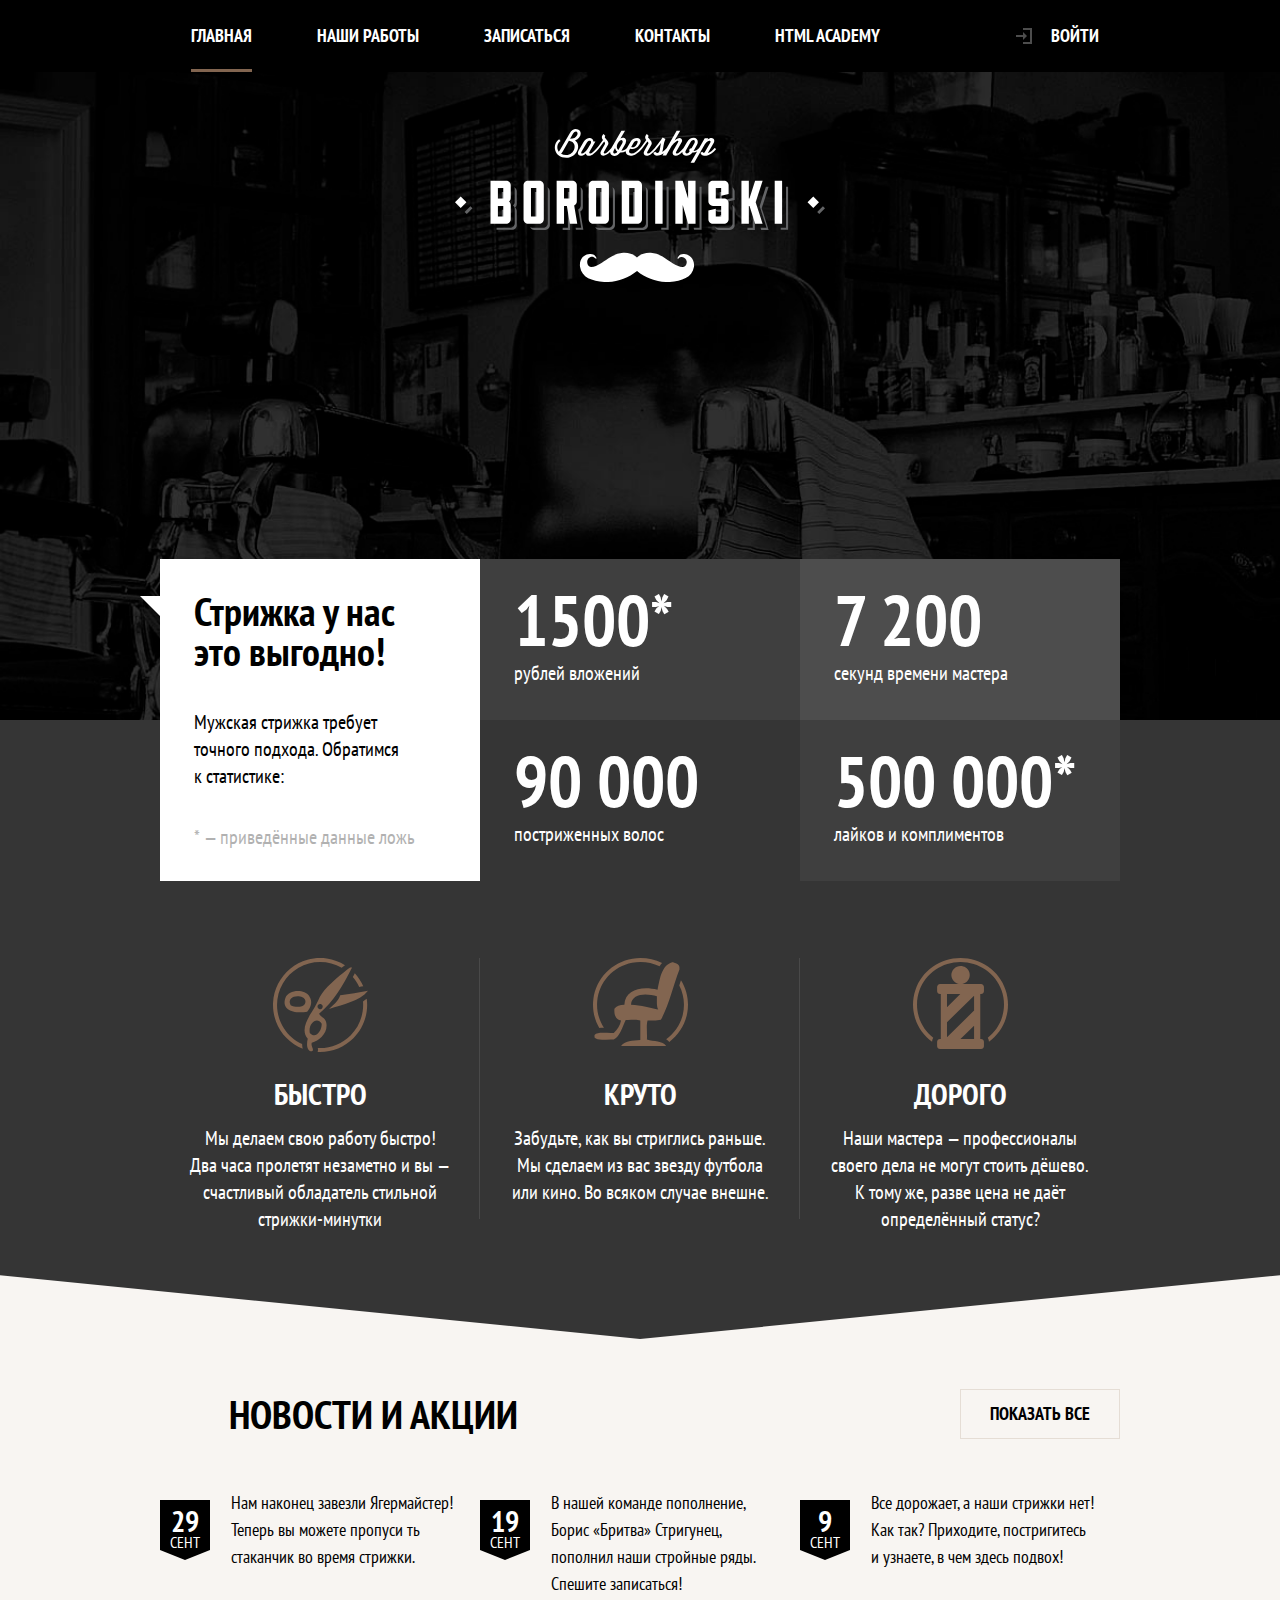
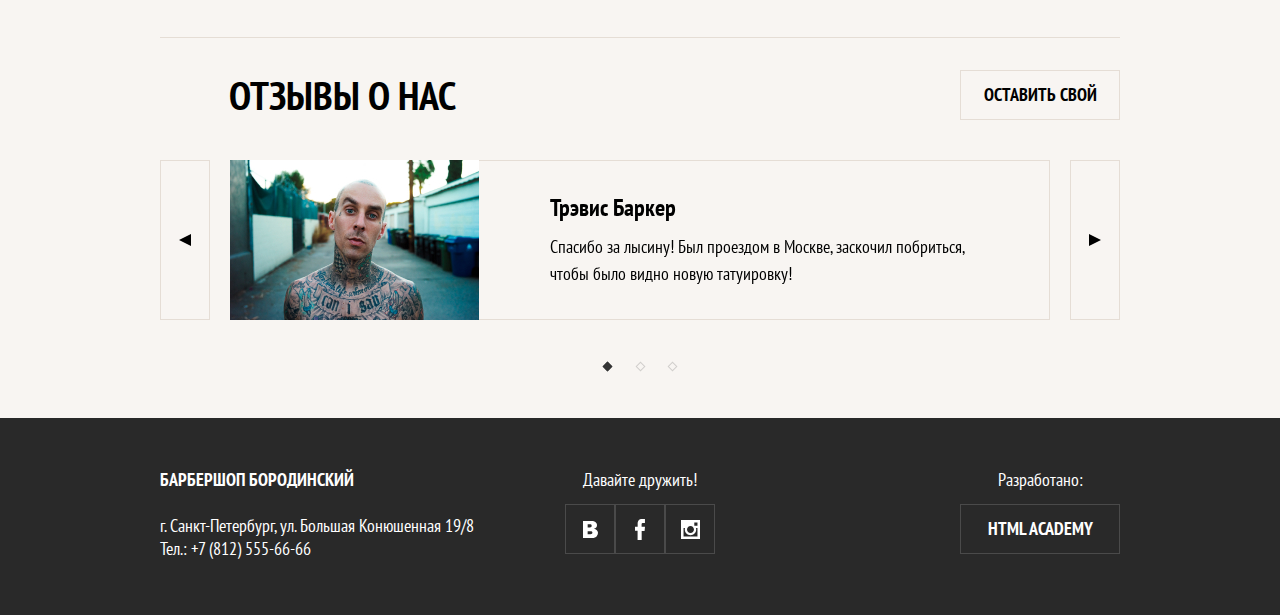
<file: index.html>
<!DOCTYPE html>
<html lang="ru">

<head>
    <meta charset="UTF-8">
    <meta http-equiv="X-UA-Compatible" content="IE=edge">
    <meta name="viewport" content="width=device-width, initial-scale=1.0">
    <title>Borodinski</title>

    <!-- Fonts -->
    <link rel="preconnect" href="https://fonts.googleapis.com">
    <link rel="preconnect" href="https://fonts.gstatic.com" crossorigin>
    <link href="https://fonts.googleapis.com/css2?family=PT+Sans+Narrow:wght@400;700&display=swap" rel="stylesheet">

    <!-- Styles -->
    <link rel="stylesheet" href="https://cdn.jsdelivr.net/npm/swiper@8/swiper-bundle.min.css"/>    
    <link rel="stylesheet" href="css2/normalize.css">
    <link rel="stylesheet" href="css2/DDS3.css">
    <link rel="stylesheet" href="css2/visually-hidden.css">
    <link rel="stylesheet" href="css/style.css">
</head>

<body class="body">
    <header class="header header--closed">
        <div class="container">
            <nav class="header__nav header__nav--closed">
                <button class="header__btn-toggle header__btn-toggle--closed">
                    <span class="visually-hidden">Открить меню</span>
                    <span class="header__btn-toggle-middle-line header__btn-toggle-middle-line--closed"></span>
                </button>
                <div class="logo-wrapper logo-wrapper--mobile logo-wrapper--closed">
                    <a class="logo">
                        <img src="/img/logo/mobile.svg" alt="" class="logo-img" sizes="226px">
                    </a>
                </div>
                <div class="header__list-wrapper">
                    <ul class="header__list header__list--closed">
                        <li class="header__item header__item--current header__item--current-closed">
                            <a class="header__link"><span class="header__link-text">ГЛАВНАЯ</span></a>
                        </li>
                        <li class="header__item header__item--closed">
                            <a href="/works.html" class="header__link"><span class="header__link-text">НАШИ РАБОТЫ</span></a>
                        </li>
                        <li class="header__item header__item--closed">
                            <a href="/reserve.html" class="header__link"><span class="header__link-text">ЗАПИСАТЬСЯ</span></a>
                        </li>
                        <li class="header__item header__item--closed">
                            <a href="" class="header__link"><span class="header__link-text">КОНТАКТЫ</span></a>
                        </li>
                        <li class="header__item header__item--closed">
                            <a href="" class="header__link"><span class="header__link-text">HTML ACADEMY</span></a>
                        </li>
                    </ul>
                    <div class="header__button-wrapper header__button-wrapper--closed">
                        <button class="header__button" aria-label="ВОЙТИ">
                            <svg class="header__button-icon" width="16" height="16" viewBox="0 0 16 16" fill="none" xmlns="http://www.w3.org/2000/svg">
                                <g>
                                <path d="M7 2H14V14H7V16H16V0H7V2Z" />
                                <path d="M7 9H0V7H7V4L11 8L7 12V9Z" />
                                </g>
                            </svg>                            
                            <span class="header__button-text">ВОЙТИ</span>                  
                        </button>
                    </div>
                </div>
            </nav>
        </div>
    </header>
    <main class="main-index-page">
        <h1 class="visually-hidden">Барбершоп Бородинский</h1>
        <div class="intro">
            <div class="logo-wrapper logo-wrapper--tablet-and-pc">
                <a href="" class="logo">
                    <picture>
                        <source media="(max-width:1006px)" srcset="/img/logo/tablet.svg 370w" sizes="370px" type="image/svg+xml">
                        <img src="/img/logo/pc.svg" alt="" class="logo-img" sizes="370px">
                    </picture>
                </a>
            </div>
        </div>
        <!-- END intro -->
        <section class="stats">
            <h2 class="visually-hidden">Немного статистики</h2>
            <div class="container">
                <div class="stats__inner">
                    <div class="stats__header">
                        <p class="stats__title">Стрижка у нас<br>это выгодно!</p>
                        <p class="stats__subtitle">Мужская стрижка требует<br class="stats__subtitle-br"> точного подхода. Обратимся<br class="stats__subtitle-br"> к статистике:</p>
                        <p class="stats__legend-explanation stats__legend-explanation--top">* — приведённые данные ложь</p>
                    </div>
                    <ul class="stats__list">
                        <li class="stats__item">
                            <dl class="stats__definition-list">
                                <dt class="stats__number">1500*</dt>
                                <dd class="stats__description">рублей вложений</dd>
                            </dl>
                        </li>
                        <li class="stats__item">
                            <dl class="stats__definition-list">
                                <dt class="stats__number">7 200</dt>
                                <dd class="stats__description">секунд
                                    <nobr>времени мастера</nobr>
                                </dd>
                            </dl>
                        </li>
                        <li class="stats__item">
                            <dl class="stats__definition-list">
                                <dt class="stats__number">90 000</dt>
                                <dd class="stats__description">постриженных волос</dd>
                            </dl>
                        </li>
                        <li class="stats__item">
                            <dl class="stats__definition-list">
                                <dt class="stats__number">500 000*</dt>
                                <dd class="stats__description">
                                    <nobr>лайков и</nobr> комплиментов</dd>
                            </dl>
                        </li>
                    </ul>
                    <p class="stats__legend-explanation stats__legend-explanation--bottom">* — приведённые данные ложь</p>
                </div>
            </div>
        </section>
        <!-- END stats -->
        <section class="advantages">
            <div class="advantages__inner container">
                <h2 class="visually-hidden">Наши преимущества</h2>
                <div class="advantages__slider">
                    <ul class="advantages__list advantages__list--without-swiper">
                        <li class="advantages__item advantages__item--without-swiper">
                            <div class="advantages__img-wrapper">
                                <img src="/img/advantages/advantage-1-icon.svg" alt="" class="advantages__img" width="95" height="94">
                            </div>
                            <div class="advantages__content-wrapper">
                                <h3 class="advantages__title">БЫСТРО</h3>
                                <p class="advantages__description">Мы делаем свою работу быстро! Два часа пролетят незаметно и вы — счастливый обладатель стильной стрижки-минутки</p>
                            </div>
                        </li>
                        <li class="advantages__item advantages__item--without-swiper">
                            <div class="advantages__img-wrapper">
                                <img src="/img/advantages/advantage-2-icon.svg" alt="" class="advantages__img" width="95" height="88">
                            </div>
                            <div class="advantages__content-wrapper">
                                <h3 class="advantages__title">КРУТО</h3>
                                <p class="advantages__description">Забудьте, как вы стриглись раньше. Мы сделаем из вас звезду футбола или кино. Во всяком случае внешне.</p>
                            </div>
                        </li>
                        <li class="advantages__item advantages__item--without-swiper">
                            <div class="advantages__img-wrapper">
                                <img src="/img/advantages/advantage-3-icon.svg" alt="" class="advantages__img" width="95" height="91">
                            </div>
                            <div class="advantages__content-wrapper">
                                <h3 class="advantages__title">ДОРОГО</h3>
                                <p class="advantages__description">Наши мастера — профессионалы своего дела не могут стоить дёшево. К тому же, разве цена не даёт определённый статус?</p>
                            </div>
                        </li>
                    </ul>
                </div>
                <div class="swiper-pagination-wrapper swiper-pagination-wrapper--advatages swiper-pagination-wrapper--advatages-without-swiper">
                    <div class="advatages__pagination swiper-pagination"></div>
                </div>
            </div>
            <div class="decorative-triangle">
            </div>
        </section>
        <!-- END advantages -->
        <section class="news">
            <div class="container">
                <div class="section-inner news__inner">
                    <h2 class="section-title">НОВОСТИ И АКЦИИ</h2>
                    <div class="">
                        <button class="button">ПОКАЗАТЬ ВСЕ</button>
                    </div>
                    <div class="section-content news__content">
                        <ul class="news__list">
                            <li class="news__item">
                                <a href="" class="news__link news__link--first">
                                    <time class="news__time"><span class="news__time-day">29</span><span>СЕНТ</span></time>
                                    <div class="news__description">Нам наконец завезли Ягермайстер! Теперь вы можете пропуси ть стаканчик во время стрижки.
                                    </div>
                                </a>
                            </li>
                            <li class="news__item">
                                <a href="" class="news__link news__link--second">
                                    <time class="news__time"><span class="news__time-day">19</span><span>СЕНТ</span></time>
                                    <div class="news__description">В нашей команде пополнение, Борис «Бритва» Стригунец, пополнил наши стройные ряды. Спешите записаться!</div>
                                </a>
                            </li>
                            <li class="news__item">
                                <a href="" class="news__link news__link--third">
                                    <time class="news__time"><span class="news__time-day">9</span><span>СЕНТ</span></time>
                                    <div class="news__description">Все дорожает, а наши стрижки нет! Как так? Приходите, постригитесь и узнаете, в чем здесь подвох!</div>
                                </a>
                            </li>
                        </ul>
                    </div>
                </div>
            </div>
        </section>
        <!-- END news -->
        <section class="reviews">
            <div class="container">
                <div class="section-inner section-inner--reviews">
                    <h2 class="section-title section-title--reviews">ОТЗЫВЫ О НАС</h2>
                    <div class="">
                        <button class="button">ОСТАВИТЬ СВОЙ</button>
                    </div>
                    <div class="section-content reviews__content">
                        <div class="reviews__inner">
                            <div class="reviews__slider swiper">
                                <div class="reviews__slider-inner swiper-wrapper">
                                    <div class="reviews__box swiper-slide">
                                        <picture class="reviews__picture">
                                            <source media="(max-width:768px)" srcset="/img/reviews/author-1-50.jpg 50w" sizes="50">
                                            <source media="(max-width:1006px)" srcset="/img/reviews/author-1-80.jpg 80w" sizes="80">
                                            <img src="/img/reviews/author-1.jpg" alt="" class="reviews__img">
                                        </picture>
                                        <div class="reviews__details">
                                            <h3 class="reviews__author">Трэвис Баркер</h3>
                                            <p class="reviews__text">Спасибо за лысину! Был проездом в Москве, заскочил побриться, чтобы было видно новую татуировку!</p>
                                        </div>
                                    </div>
                                    <div class="reviews__box swiper-slide">
                                        <picture class="reviews__picture">
                                            <source media="(max-width:768px)" srcset="/img/reviews/author-1-50.jpg 50w" sizes="50">
                                            <source media="(max-width:1006px)" srcset="/img/reviews/author-1-80.jpg 80w" sizes="80">
                                            <img src="/img/reviews/author-1.jpg" alt="" class="reviews__img">
                                        </picture>
                                        <div class="reviews__details">
                                            <h3 class="reviews__author">Трэвис Баркер</h3>
                                            <p class="reviews__text">Спасибо за лысину! Был проездом в Москве, заскочил побриться, чтобы было видно новую татуировку!</p>
                                        </div>
                                    </div>
                                    <div class="reviews__box swiper-slide">
                                        <picture class="reviews__picture">
                                            <source media="(max-width:768px)" srcset="/img/reviews/author-1-50.jpg 50w" sizes="50">
                                            <source media="(max-width:1006px)" srcset="/img/reviews/author-1-80.jpg 80w" sizes="80">
                                            <img src="/img/reviews/author-1.jpg" alt="" class="reviews__img">
                                        </picture>
                                        <div class="reviews__details">
                                            <h3 class="reviews__author">Трэвис Баркер</h3>
                                            <p class="reviews__text">Спасибо за лысину! Был проездом в Москве, заскочил побриться, чтобы было видно новую татуировку!</p>
                                        </div>
                                    </div>
                                </div>                               
                            </div>
                            <div class="swiper-pagination-wrapper">
                                <div class="swiper-pagination swiper-pagination--reviews"></div>
                            </div>                          
                            <button class="reviews__button reviews__button--back"><span class="visually-hidden">Назад</span></button>
                            <button class="reviews__button reviews__button--forward"><span class="visually-hidden">Вперед</span></button>
                        </div>
                    </div>
                </div>
            </div>
            <div class="decorative-triangle decorative-triangle--dark decorative-triangle--reviews">
            </div>
        </section>
        <!-- END reviews -->
    </main>
    <footer class="footer footer--index">
        <div class="container">
            <div class="footer__inner">
                <section class="footer__section footer__section--address">
                    <h2 class="visually-hidden"></h2>
                    <p class="footer__section-title footer__section-title--address">Барбершоп Бородинский</p>
                    <div class="footer__content">
                        <address class="footer__address">г. Санкт-Петербург, ул. Большая Конюшенная 19/8<br>
                            <a href="tel:+78125556666" class="footer__tel"><span class="footer__address-tel">Тел.: </span>+7 (812) 555-66-66</a></address>
                    </div>
                </section>
                <section class="footer__section footer__section--social">
                    <h2 class="visually-hidden"></h2>
                    <p class="footer__section-title footer__section-title--social">Давайте дружить!</p>
                    <div class="footer__content">
                        <ul class="footer__list">
                            <li class="footer__item">
                                <a href="" class="footer__button">
                                    <svg class="footer__svg-vkontakte" width="15" height="17" viewBox="0 0 15 17" fill="none" xmlns="http://www.w3.org/2000/svg">
                                    <path d="M13.7334 15.1476C14.5777 14.1554 15 13.0283 15 11.7661C15 9.65731 13.291 8.18402 10.8981 7.65262C11.9277 7.39511 12.7018 7.11184 13.2212 6.42675C13.7403 5.74166 13.9999 4.97504 13.9999 4.1282C13.9999 2.9656 13.5529 2.26258 12.659 1.35754C11.7649 0.452494 10.3427 0 8.39224 0H0V17H8.80485C11.5682 17.0001 12.889 16.1398 13.7334 15.1476ZM4.66665 3.36207H6.76663C8.03079 3.36207 8.6631 3.79467 8.6631 4.74113C8.6631 5.08981 8.52764 5.74569 8.25684 6.05278C7.98581 6.35999 7.5205 6.51356 6.86149 6.51356H4.66671V3.36207H4.66665ZM4.64214 13.214V10.1253H7.21591C8.04659 10.1253 8.61795 10.2894 8.92946 10.6172C9.2408 10.9453 9.39691 11.3042 9.39691 11.6945C9.39691 12.085 9.23642 12.4354 8.91603 12.7469C8.59523 13.0586 8.09163 13.214 7.40551 13.214H4.64214Z" fill="white"/>
                                    </svg>
                                </a>
                            </li>
                            <li class="footer__item">
                                <a href="" class="footer__button">
                                    <svg class="footer__svg-facebook" width="10" height="21" viewBox="0 0 10 21" fill="none" xmlns="http://www.w3.org/2000/svg">
                                    <path d="M2.58822 21V11.8484H0V7.73147H2.6474V4.3246C2.6474 4.3246 2.76819 0.0333456 6.16387 0H9.94317V4.04007H7.59887C7.59887 4.04007 6.60905 4.04007 6.60905 5.24749C6.60905 6.45232 6.60905 7.80329 6.60905 7.80329H10L9.59271 11.9177H6.66823V21H2.58822Z" fill="white"/>
                                    </svg>
                                </a>
                            </li>
                            <li class="footer__item">
                                <a href="" class="footer__button">
                                    <svg class="footer__svg-instagram" width="19" height="19" viewBox="0 0 19 19" fill="none" xmlns="http://www.w3.org/2000/svg">
                                    <path d="M19 0H0V19H19V0ZM9.5 6.01667C11.4241 6.01667 12.9833 7.57657 12.9833 9.5C12.9833 11.4228 11.4241 12.9833 9.5 12.9833C7.57657 12.9833 6.01667 11.4228 6.01667 9.5C6.01667 7.57657 7.57657 6.01667 9.5 6.01667ZM16.4667 16.4667H2.53333V7.91667H4.02737C3.88233 8.41953 3.8 8.95027 3.8 9.5C3.8 12.6477 6.35297 15.2 9.5 15.2C12.6489 15.2 15.2 12.6477 15.2 9.5C15.2 8.95027 15.1177 8.41953 14.9726 7.91667H16.4667V16.4667ZM16.4667 3.17173V5.08187V5.7C16.4667 5.7 16.1836 5.69303 15.8435 5.69873V5.7H13.9333C13.5882 5.7 13.3 5.7 13.3 5.7V2.53333H15.8333L15.8435 2.53523C15.8435 2.53523 16.4667 2.5384 16.4667 2.53333C16.4667 2.53333 16.4654 3.16983 16.4654 3.17173H16.4667Z" fill="white"/>
                                    </svg>
                                </a>
                            </li>
                        </ul>
                    </div>
                </section>
                <section class="footer__section footer__section--developed">
                    <h2 class="visually-hidden"></h2>
                    <div class="footer__content-wrapper">
                        <p class="footer__section-title">Разработано:</p>
                        <div class="footer__content"><button class="button button--dark button--footer">HTML ACADEMY</button></div>
                    </div>
                </section>
            </div>
        </div>
    </footer>
    <div class="modal-wrapper">
    <section class="modal">
        <h2 class="modal__title">ЛИЧНЫЙ КАБИНЕТ</h2>
        <p class="modal__subtext">Введите свой логин и пароль, чтобы войти</p>
        <form action="" class="modal__form">
            <div class="modal__input-wrapper modal__input-wrapper--login-email">
                <input type="text" class="modal__login-email modal__input" placeholder="Логин">
            </div>
            <div class="modal__input-wrapper modal__input-wrapper--password">
                <input type="password" class="modal__password modal__input" placeholder="Пароль">
            </div>
            <div class="modal__form-footer">
                <div class="modal__checkbox-wrapper">
                    <input class="modal__checkbox" type="checkbox" id="modal-checkbox"><label class="modal__checkbox-label" for="modal-checkbox">Запомните меня</label>
                </div>
                <div class="modal__link-wrapper"><a href="" class="modal__link">Я забыл пароль!</a></div>
            </div>
            <div class="modal__button-wrapper">
                <button type="submit" class="modal__submit-button button">ВОЙТИ<span class="modal__submit-button-text"> В ЛИЧНЫЙ КАБИНЕТ</span></button>
                <button class="modal__button-close"><span class="modal__button-close-text">ЗАКРЫТЬ</span></button>
            </div>
        </form>
    </section>
    </div>
    
   
    <script src="https://cdn.jsdelivr.net/npm/swiper@8/swiper-bundle.min.js"></script>
    <script src="/js/script.js"></script>
    <script src="js/swiper.js"></script>  
</body>

</html>
</file>
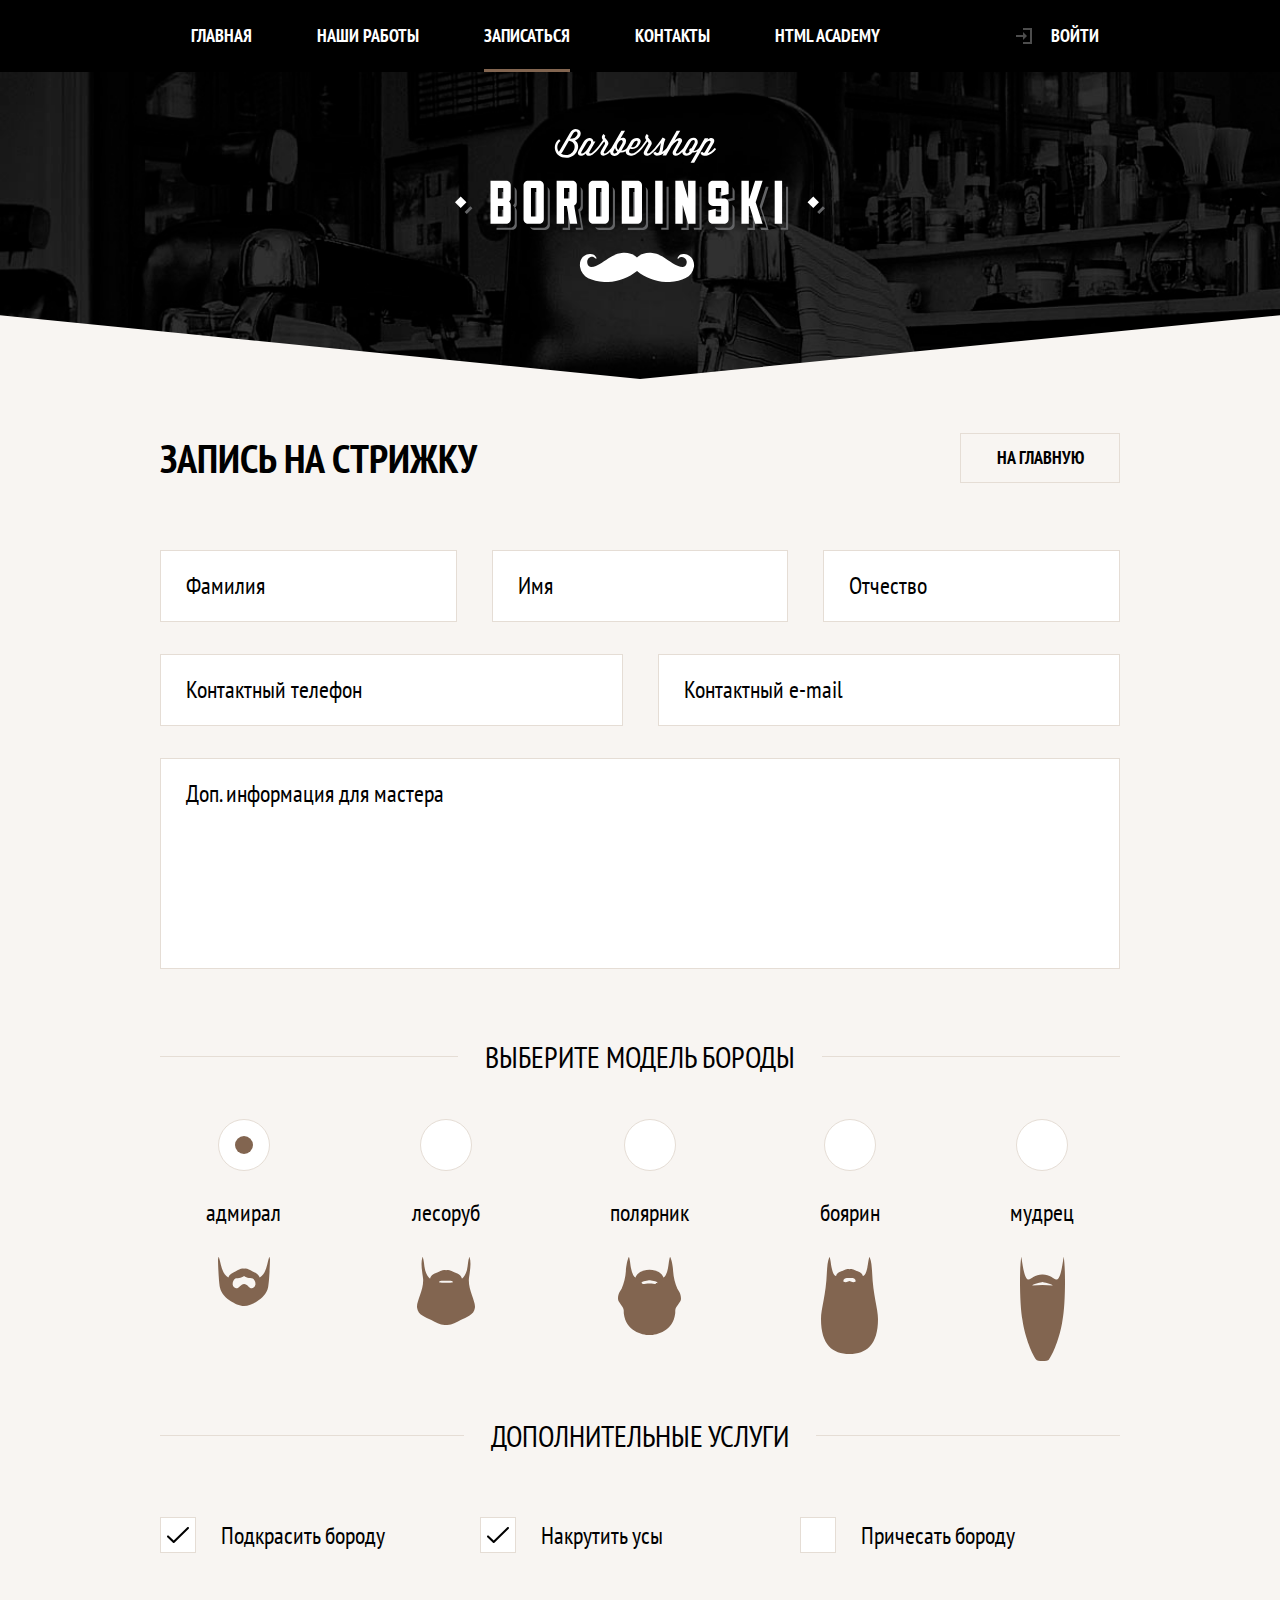
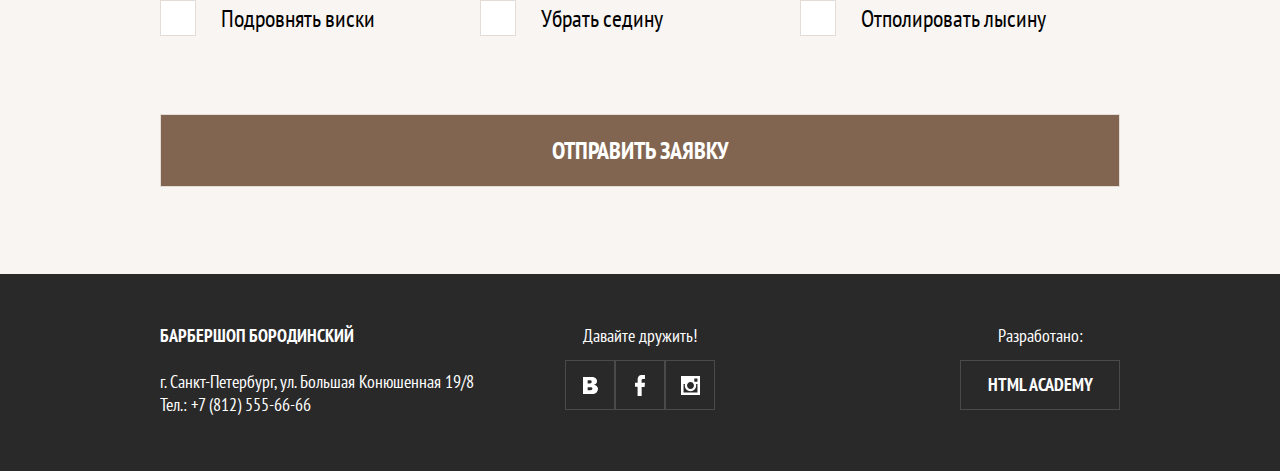
<file: reserve.html>
<!DOCTYPE html>
<html lang="ru">

<head>
    <meta charset="UTF-8">
    <meta http-equiv="X-UA-Compatible" content="IE=edge">
    <meta name="viewport" content="width=device-width, initial-scale=1.0">
    <title>Borodinski - Our Works</title>

    <!-- Fonts -->
    <link rel="preconnect" href="https://fonts.googleapis.com">
    <link rel="preconnect" href="https://fonts.gstatic.com" crossorigin>
    <link href="https://fonts.googleapis.com/css2?family=PT+Sans+Narrow:wght@400;700&display=swap" rel="stylesheet">

    <!-- Styles -->
    <link rel="stylesheet" href="css2/normalize.css">
    <link rel="stylesheet" href="css2/DDS3.css">
    <link rel="stylesheet" href="css2/visually-hidden.css">
    <link rel="stylesheet" href="css/style.css">
</head>

<body class="body body--works">
    <header class="header header--closed">
        <div class="container">
            <nav class="header__nav header__nav--closed">
                <button class="header__btn-toggle header__btn-toggle--closed">
                    <span class="visually-hidden">Открить меню</span>
                    <span class="header__btn-toggle-middle-line header__btn-toggle-middle-line--closed"></span>
                </button>
                <div class="logo-wrapper logo-wrapper--mobile logo-wrapper--closed">
                    <a href="index.html" class="logo">
                        <img src="/img/logo/mobile.svg" alt="" class="logo-img" sizes="226px">
                    </a>
                </div>
                <div class="header__list-wrapper">
                    <ul class="header__list header__list--closed">
                        <li class="header__item header__item--closed">
                            <a href="index.html" class="header__link"><span class="header__link-text">ГЛАВНАЯ</span></a>
                        </li>
                        <li class="header__item header__item--closed">
                            <a href="/works.html" class="header__link"><span class="header__link-text">НАШИ РАБОТЫ</span></a>
                        </li>
                        <li class="header__item header__item--current header__item--current-closed">
                            <a class="header__link"><span class="header__link-text">ЗАПИСАТЬСЯ</span></a>
                        </li>
                        <li class="header__item header__item--closed">
                            <a href="" class="header__link"><span class="header__link-text">КОНТАКТЫ</span></a>
                        </li>
                        <li class="header__item header__item--closed">
                            <a href="" class="header__link"><span class="header__link-text">HTML ACADEMY</span></a>
                        </li>
                    </ul>
                    <div class="header__button-wrapper header__button-wrapper--closed">
                        <button class="header__button" aria-label="ВОЙТИ">
                            <svg class="header__button-icon" width="16" height="16" viewBox="0 0 16 16" fill="none" xmlns="http://www.w3.org/2000/svg">
                                <g>
                                <path d="M7 2H14V14H7V16H16V0H7V2Z"/>
                                <path d="M7 9H0V7H7V4L11 8L7 12V9Z"/>
                                </g>
                            </svg>    
                            <span class="header__button-text">ВОЙТИ</span>                  
                    </button>
                    </div>
                </div>
            </nav>
        </div>
    </header>
    <main class="reserve-main">

        <div class="intro intro--works">
            <div class="logo-wrapper logo-wrapper--tablet-and-pc">
                <a href="" class="logo">
                    <picture>
                        <source media="(max-width:1006px)" srcset="/img/logo/tablet.svg 370w" sizes="370px" type="image/svg+xml">
                        <img src="/img/logo/pc.svg" alt="" class="logo-img" sizes="370px">
                    </picture>
                </a>
            </div>
            <div class="decorative-triangle">
            </div>
        </div>
        <!-- END intro -->

        <div class="container">
            <div class="page-header page-header--reserve">
                <h1 class="page-header__title">ЗАПИСЬ НА СТРИЖКУ</h1>
                <div class="page-header__button-wrapper">
                    <a href="/index.html" class="button page-header__button">НА ГЛАВНУЮ</a>
                </div>
            </div>
            <section class="reserve-section">
                <h2 class="visually-hidden">
                    Заполнить форму
                </h2>
                <form action="" class="reserve-form">
                    <fieldset class="reserve-form__fieldset reserve-form__fieldset--personal-info">
                        <div class="reserve-form__group reserve-form__group--name-surname">
                            <input type="text" class="reserve-form__input" placeholder="Фамилия">
                            <input type="text" class="reserve-form__input reserve-form__input--name" placeholder="Имя">
                            <input type="text" class="reserve-form__input" placeholder="Отчество">
                        </div>
                        <div class="reserve-form__group  reserve-form__group--contact">
                            <input type="text" class="reserve-form__input reserve-form__input--phone" placeholder="Контактный телефон">
                            <input type="text" class="reserve-form__input" placeholder="Контактный e-mail">

                        </div>
                        <div class="reserve-form__group reserve-form__group--textarea">
                            <textarea class="reserve-form__textarea" name="" id="" cols="30" rows="3" placeholder="Доп. информация для мастера"></textarea>
                        </div>
                    </fieldset>
                    <fieldset class="reserve-form__fieldset reserve-form__fieldset--beard-type">
                        <legend class="reserve-form__legend">ВЫБЕРИТЕ МОДЕЛЬ БОРОДЫ</legend>
                        <ul class="reserve-form__radio-list">
                            <li class="reserve-form__radio-item">
                                <input type="radio" name="beard-type" id="beard-type-admiral" class="reserve-form__radio-input visually-hidden" checked>
                                <label class="reserve-form__radio-label" for="beard-type-admiral">адмирал</label>
                                <img src="./img/reserve/beard-1.svg" alt="" class="reserve-form__beard-img" width="52" height="49">
                            </li>
                            <li class="reserve-form__radio-item">
                                <input type="radio" name="beard-type" id="beard-type-woodcutter" class="reserve-form__radio-input visually-hidden">
                                <label class="reserve-form__radio-label" for="beard-type-woodcutter">лесоруб</label>
                                <img src="./img/reserve/beard-2.svg" alt="" class="reserve-form__beard-img" width="58" height="68"></li>
                            <li class="reserve-form__radio-item">
                                <input type="radio" name="beard-type" id="beard-type-polar" class="reserve-form__radio-input visually-hidden">
                                <label class="reserve-form__radio-label" for="beard-type-polar">полярник</label>
                                <img src="./img/reserve/beard-3.svg" alt="" class="reserve-form__beard-img" width="63" height="78"></li>
                            <li class="reserve-form__radio-item">
                                <input type="radio" name="beard-type" id="beard-type-boyar" class="reserve-form__radio-input visually-hidden">
                                <label class="reserve-form__radio-label" for="beard-type-boyar">боярин</label>
                                <img src="./img/reserve/beard-4.svg" alt="" class="reserve-form__beard-img" width="57" height="97"></li>
                            <li class="reserve-form__radio-item">
                                <input type="radio" name="beard-type" id="beard-type-sensei" class="reserve-form__radio-input visually-hidden">
                                <label class="reserve-form__radio-label" for="beard-type-sensei">мудрец</label>
                                <img src="./img/reserve/beard-5.svg" alt="" class="reserve-form__beard-img" width="45" height="104">
                            </li>
                        </ul>
                    </fieldset>
                    <fieldset class="reserve-form__fieldset reserve-form__fieldset--additional-service">
                        <legend class="reserve-form__legend reserve-form__legend--checkbox">ДОПОЛНИТЕЛЬНЫЕ УСЛУГИ</legend>
                        <ul class="reserve-form__checkbox-list">
                            <li class="reserve-form__checkbox-item">
                                <input class="visually-hidden reserve-form__checkbox-input" id="additional-service-paint-beard" type="checkbox" checked>
                                <label class="reserve-form__checkbox-label" for="additional-service-paint-beard">Подкрасить бороду</label>
                            </li>
                            <li class="reserve-form__checkbox-item">
                                <input class="visually-hidden reserve-form__checkbox-input" id="additional-service-mustache" type="checkbox" checked>
                                <label class="reserve-form__checkbox-label" for="additional-service-mustache">Накрутить усы</label>
                            </li>
                            <li class="reserve-form__checkbox-item">
                                <input class="visually-hidden reserve-form__checkbox-input" id="additional-service-beard" type="checkbox">
                                <label class="reserve-form__checkbox-label" for="additional-service-beard">Причесать бороду</label>
                            </li>
                            <li class="reserve-form__checkbox-item">
                                <input class="visually-hidden reserve-form__checkbox-input" id="additional-service-temple" type="checkbox">
                                <label class="reserve-form__checkbox-label" for="additional-service-temple">Подровнять виски</label>
                            </li>
                            <li class="reserve-form__checkbox-item">
                                <input class="visually-hidden reserve-form__checkbox-input" id="additional-service-remove-gray-hair" type="checkbox">
                                <label class="reserve-form__checkbox-label" for="additional-service-remove-gray-hair">Убрать седину</label>
                            </li>
                            <li class="reserve-form__checkbox-item">
                                <input class="visually-hidden reserve-form__checkbox-input" id="additional-service-bald" type="checkbox">
                                <label class="reserve-form__checkbox-label" for="additional-service-bald">Отполировать лысину</label>
                            </li>
                        </ul>
                    </fieldset>
                    <button type="submit" class="button button--reserve">ОТПРАВИТЬ ЗАЯВКУ</button>
                </form>

            </section>
        </div>

        <div class="decorative-triangle decorative-triangle--dark decorative-triangle--works-prices-bottom">
        </div>

    </main>
    <footer class="footer footer--works">
        <div class="container">
            <div class="footer__inner">
                <section class="footer__section footer__section--address">
                    <h2 class="visually-hidden"></h2>
                    <p class="footer__section-title footer__section-title--address">Барбершоп Бородинский</p>
                    <div class="footer__content">
                        <address class="footer__address">г. Санкт-Петербург, ул. Большая Конюшенная 19/8<br>
                            <a href="tel:+78125556666" class="footer__tel"><span class="footer__address-tel">Тел.: </span>+7 (812) 555-66-66</a></address>
                    </div>
                </section>
                <section class="footer__section footer__section--social">
                    <h2 class="visually-hidden"></h2>
                    <p class="footer__section-title footer__section-title--social">Давайте дружить!</p>
                    <div class="footer__content">
                        <ul class="footer__list">
                            <li class="footer__item">
                                <a href="" class="footer__button"><svg class="footer__svg-vkontakte" width="15" height="17" viewBox="0 0 15 17" fill="none" xmlns="http://www.w3.org/2000/svg">
                                    <path d="M13.7334 15.1476C14.5777 14.1554 15 13.0283 15 11.7661C15 9.65731 13.291 8.18402 10.8981 7.65262C11.9277 7.39511 12.7018 7.11184 13.2212 6.42675C13.7403 5.74166 13.9999 4.97504 13.9999 4.1282C13.9999 2.9656 13.5529 2.26258 12.659 1.35754C11.7649 0.452494 10.3427 0 8.39224 0H0V17H8.80485C11.5682 17.0001 12.889 16.1398 13.7334 15.1476ZM4.66665 3.36207H6.76663C8.03079 3.36207 8.6631 3.79467 8.6631 4.74113C8.6631 5.08981 8.52764 5.74569 8.25684 6.05278C7.98581 6.35999 7.5205 6.51356 6.86149 6.51356H4.66671V3.36207H4.66665ZM4.64214 13.214V10.1253H7.21591C8.04659 10.1253 8.61795 10.2894 8.92946 10.6172C9.2408 10.9453 9.39691 11.3042 9.39691 11.6945C9.39691 12.085 9.23642 12.4354 8.91603 12.7469C8.59523 13.0586 8.09163 13.214 7.40551 13.214H4.64214Z" fill="white"/>
                                    </svg></a>
                            </li>
                            <li class="footer__item">
                                <a href="" class="footer__button"><svg class="footer__svg-facebook" width="10" height="21" viewBox="0 0 10 21" fill="none" xmlns="http://www.w3.org/2000/svg">
                                    <path d="M2.58822 21V11.8484H0V7.73147H2.6474V4.3246C2.6474 4.3246 2.76819 0.0333456 6.16387 0H9.94317V4.04007H7.59887C7.59887 4.04007 6.60905 4.04007 6.60905 5.24749C6.60905 6.45232 6.60905 7.80329 6.60905 7.80329H10L9.59271 11.9177H6.66823V21H2.58822Z" fill="white"/>
                                    </svg>
                                    </a>
                            </li>
                            <li class="footer__item">
                                <a href="" class="footer__button"><svg class="footer__svg-instagram" width="19" height="19" viewBox="0 0 19 19" fill="none" xmlns="http://www.w3.org/2000/svg">
                                    <path d="M19 0H0V19H19V0ZM9.5 6.01667C11.4241 6.01667 12.9833 7.57657 12.9833 9.5C12.9833 11.4228 11.4241 12.9833 9.5 12.9833C7.57657 12.9833 6.01667 11.4228 6.01667 9.5C6.01667 7.57657 7.57657 6.01667 9.5 6.01667ZM16.4667 16.4667H2.53333V7.91667H4.02737C3.88233 8.41953 3.8 8.95027 3.8 9.5C3.8 12.6477 6.35297 15.2 9.5 15.2C12.6489 15.2 15.2 12.6477 15.2 9.5C15.2 8.95027 15.1177 8.41953 14.9726 7.91667H16.4667V16.4667ZM16.4667 3.17173V5.08187V5.7C16.4667 5.7 16.1836 5.69303 15.8435 5.69873V5.7H13.9333C13.5882 5.7 13.3 5.7 13.3 5.7V2.53333H15.8333L15.8435 2.53523C15.8435 2.53523 16.4667 2.5384 16.4667 2.53333C16.4667 2.53333 16.4654 3.16983 16.4654 3.17173H16.4667Z" fill="white"/>
                                    </svg>
                                    </a>
                            </li>
                        </ul>
                    </div>
                </section>
                <section class="footer__section footer__section--developed">
                    <h2 class="visually-hidden"></h2>
                    <div class="footer__content-wrapper">
                        <p class="footer__section-title">Разработано:</p>
                        <div class="footer__content"><button class="button button--dark button--footer">HTML ACADEMY</button></div>
                    </div>
                </section>
            </div>
        </div>
    </footer>
    <div class="modal-wrapper">
        <section class="modal">
            <h2 class="modal__title">ЛИЧНЫЙ КАБИНЕТ</h2>
            <p class="modal__subtext">Введите свой логин и пароль, чтобы войти</p>
            <form action="" class="modal__form">
                <div class="modal__input-wrapper modal__input-wrapper--login-email">
                    <input type="text" class="modal__login-email modal__input" placeholder="Логин">
                </div>
                <div class="modal__input-wrapper modal__input-wrapper--password">
                    <input type="password" class="modal__password modal__input" placeholder="Пароль">
                </div>
                <div class="modal__form-footer">
                    <div class="modal__checkbox-wrapper">
                        <input class="modal__checkbox" type="checkbox" id="modal-checkbox"><label class="modal__checkbox-label" for="modal-checkbox">Запомните меня</label>
                    </div>
                    <div class="modal__link-wrapper"><a href="" class="modal__link">Я забыл пароль!</a></div>
                </div>
                <div class="modal__button-wrapper">
                    <button type="submit" class="modal__submit-button button">ВОЙТИ<span class="modal__submit-button-text"> В ЛИЧНЫЙ КАБИНЕТ</span></button>
                    <button class="modal__button-close"><span class="modal__button-close-text">ЗАКРЫТЬ</span></button>
                </div>
            </form>
        </section>
        </div>
    <script src="./js/script.js"></script>
</body>

</html>
</file>
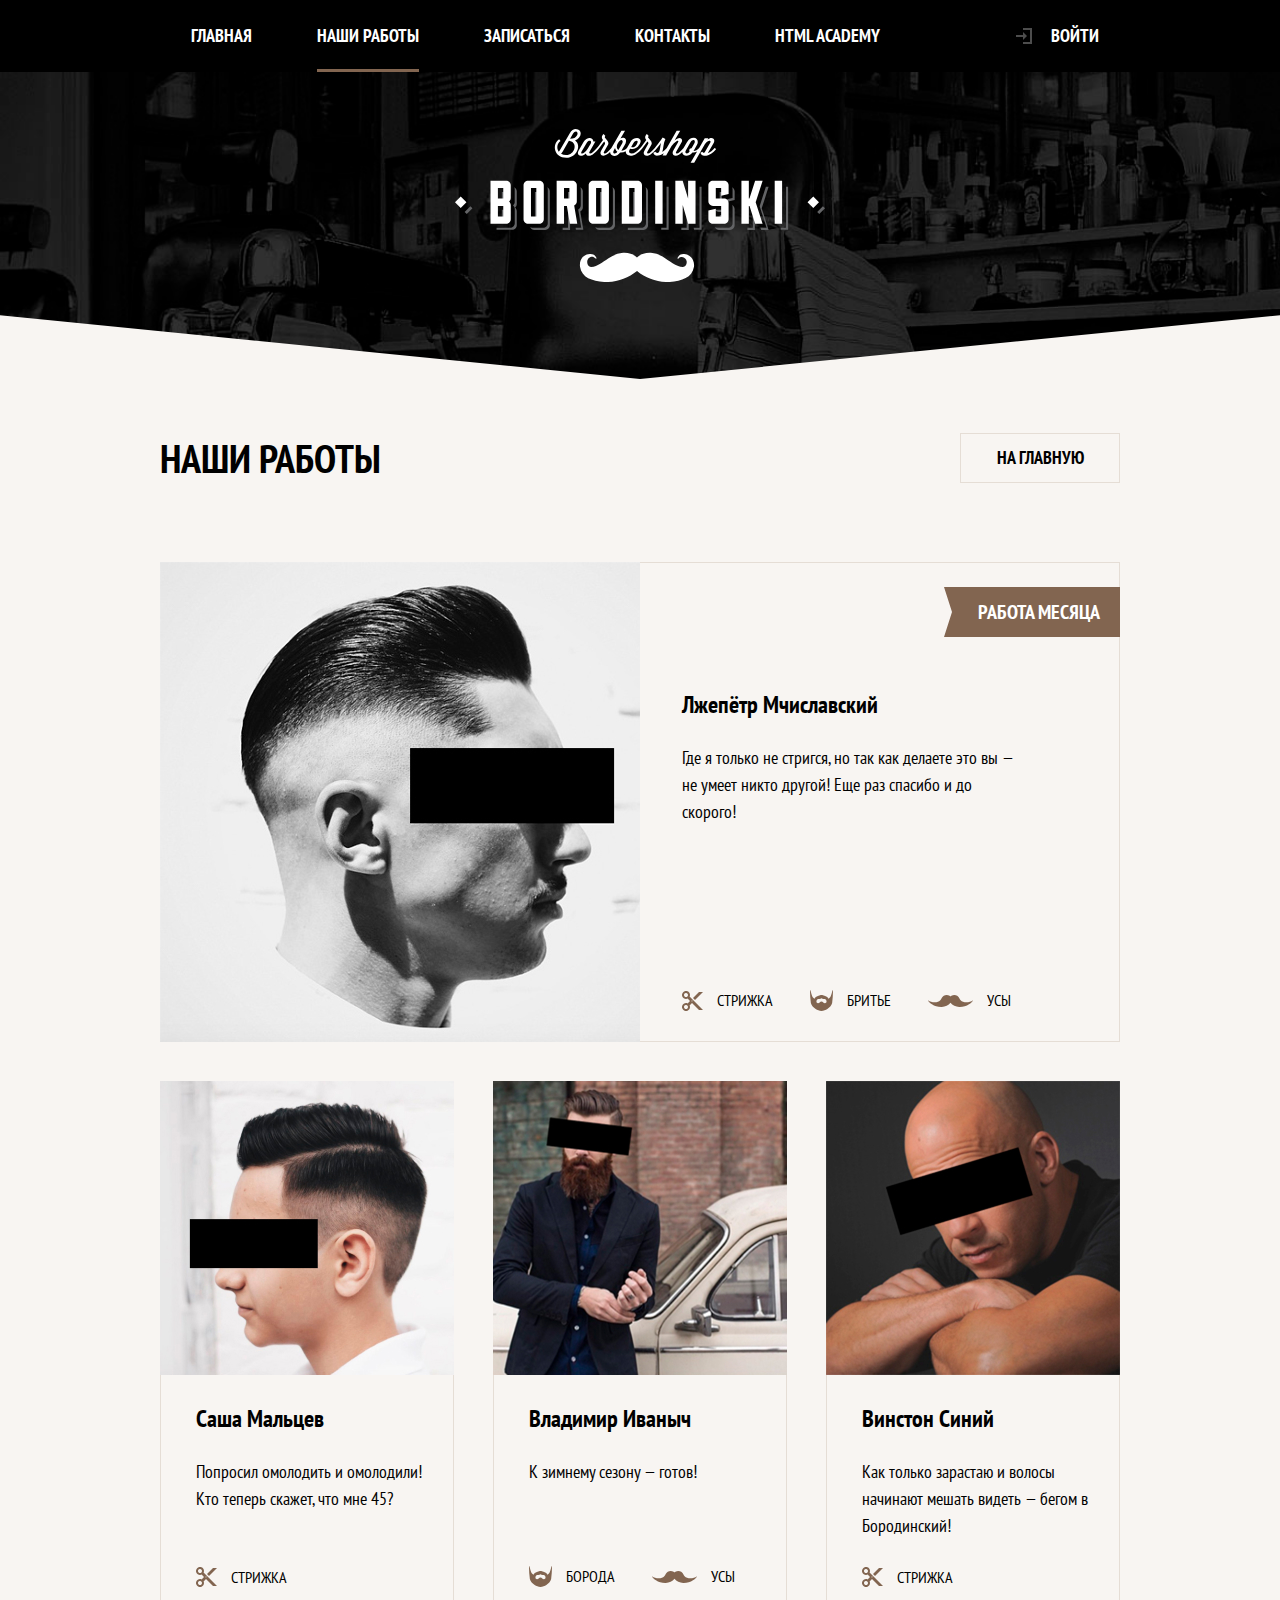
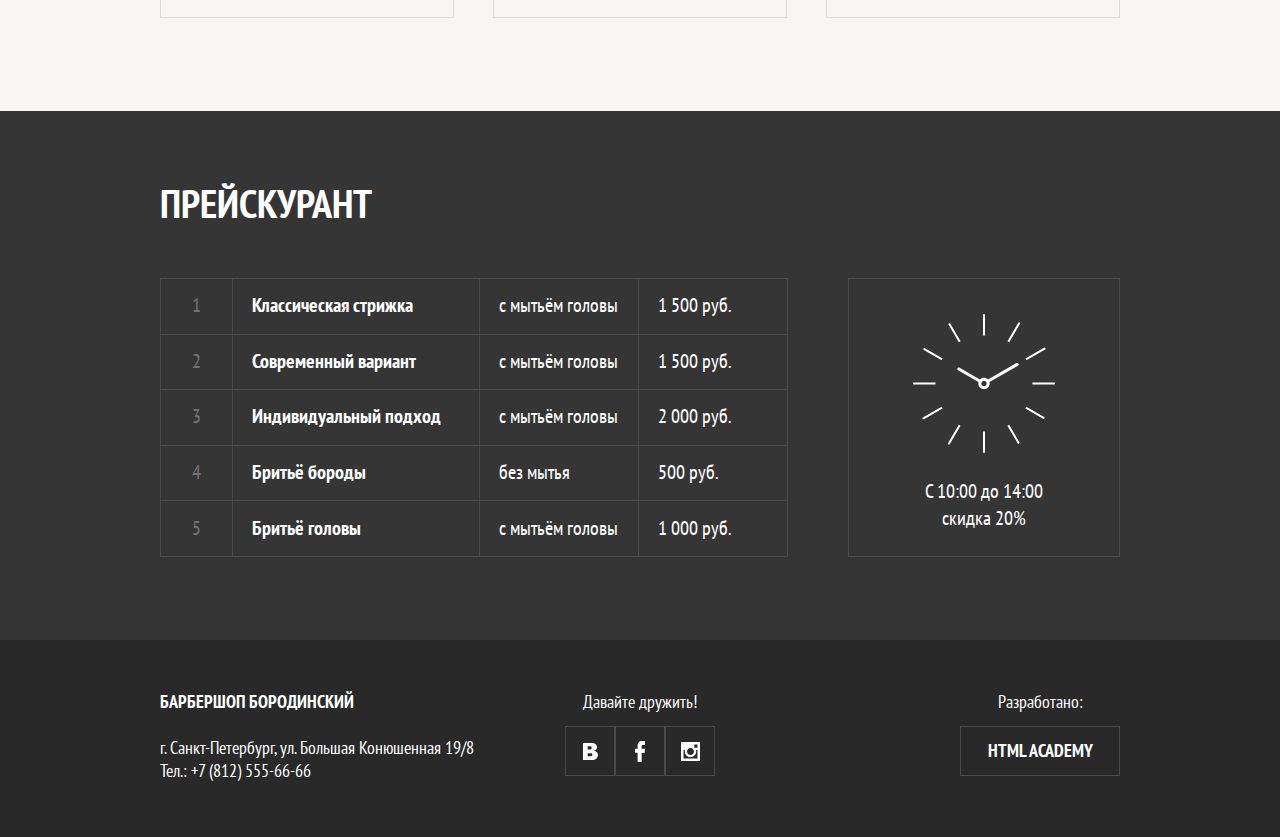
<file: works.html>
<!DOCTYPE html>
<html lang="ru">

<head>
    <meta charset="UTF-8">
    <meta http-equiv="X-UA-Compatible" content="IE=edge">
    <meta name="viewport" content="width=device-width, initial-scale=1.0">
    <title>Borodinski - Our Works</title>

    <!-- Fonts -->
    <link rel="preconnect" href="https://fonts.googleapis.com">
    <link rel="preconnect" href="https://fonts.gstatic.com" crossorigin>
    <link href="https://fonts.googleapis.com/css2?family=PT+Sans+Narrow:wght@400;700&display=swap" rel="stylesheet">

    <!-- Styles -->
    <link rel="stylesheet" href="css2/normalize.css">
    <link rel="stylesheet" href="css2/DDS3.css">
    <link rel="stylesheet" href="css2/visually-hidden.css">
    <link rel="stylesheet" href="css/style.css">
</head>

<body class="body body--works">
    <header class="header header--closed">
        <div class="container">
            <nav class="header__nav header__nav--closed">
                <button class="header__btn-toggle header__btn-toggle--closed">
                    <span class="visually-hidden">Открить меню</span>
                    <span class="header__btn-toggle-middle-line header__btn-toggle-middle-line--closed"></span>
                </button>
                <div class="logo-wrapper logo-wrapper--mobile logo-wrapper--closed">
                    <a href="index.html" class="logo">
                        <img src="/img/logo/mobile.svg" alt="" class="logo-img" sizes="226px">
                    </a>
                </div>
                <div class="header__list-wrapper">
                    <ul class="header__list header__list--closed">
                        <li class="header__item header__item--closed ">
                            <a href="index.html" class="header__link"><span class="header__link-text">ГЛАВНАЯ</span></a>
                        </li>
                        <li class="header__item header__item--current header__item--current-closed">
                            <a class="header__link"><span class="header__link-text">НАШИ РАБОТЫ</span></a>
                        </li>
                        <li class="header__item header__item--closed">
                            <a href="/reserve.html" class="header__link"><span class="header__link-text">ЗАПИСАТЬСЯ</span></a>
                        </li>
                        <li class="header__item header__item--closed">
                            <a href="" class="header__link"><span class="header__link-text">КОНТАКТЫ</span></a>
                        </li>
                        <li class="header__item header__item--closed">
                            <a href="" class="header__link"><span class="header__link-text">HTML ACADEMY</span></a>
                        </li>
                    </ul>
                    <div class="header__button-wrapper header__button-wrapper--closed">
                        <button class="header__button" aria-label="ВОЙТИ">
                            <svg class="header__button-icon" width="16" height="16" viewBox="0 0 16 16" fill="none" xmlns="http://www.w3.org/2000/svg">
                                <g>
                                <path d="M7 2H14V14H7V16H16V0H7V2Z"/>
                                <path d="M7 9H0V7H7V4L11 8L7 12V9Z"/>
                                </g>
                            </svg>    
                            <span class="header__button-text">ВОЙТИ</span>                  
                    </button>
                    </div>
                </div>
            </nav>
        </div>
    </header>
    <main class="works-main">

        <div class="intro intro--works">
            <div class="logo-wrapper logo-wrapper--tablet-and-pc">
                <a href="" class="logo">
                    <picture>
                        <source media="(max-width:1006px)" srcset="/img/logo/tablet.svg 370w" sizes="370px" type="image/svg+xml">
                        <img src="/img/logo/pc.svg" alt="" class="logo-img" sizes="370px">
                    </picture>
                </a>
            </div>
            <div class="decorative-triangle">
            </div>
        </div>
        <!-- END intro -->
        <div class="container">
            <div class="page-header">
                <h1 class="page-header__title">НАШИ РАБОТЫ</h1>
                <div class="page-header__button-wrapper">
                    <a href="/index.html" class="button page-header__button">НА ГЛАВНУЮ</a>
                </div>
            </div>
            <!-- END page-header -->
            <section class="works-reviews">
                <h2 class="visually-hidden">Отзывы клиентов</h2>
                <ul class="works-reviews__list">
                    <li class="works-reviews__item works-reviews__item--work-of-month">
                        <picture>
                            <source media="(max-width:1007px)" srcset="/img/works/works-reviews/photo-1-tablet.jpg 1x, /img/works/works-reviews/photo-1-tablet@2x.jpg 2x">
                            <img src="/img/works/works-reviews/photo-1-desktop.jpg" alt="" class="works-reviews__image works-reviews__image--work-of-month" srcset="/img/works/works-reviews/photo-1-desktop@2x.jpg 2x">
                        </picture>
                        <div class="works-reviews__content works-reviews__content--work-of-month">
                            <p class="works-reviews__client-name">Лжепётр Мчиславский</p>
                            <p class="works-reviews__client-thoughts works-reviews__client-thoughts--work-of-month">Где я только не стригся, но так как делаете это вы — не умеет никто другой! Еще раз спасибо и до скорого!</p>
                            <ul class="works-reviews__services-list">
                                <li class="works-reviews__services-item"><img src="/img/works/works-reviews/scissors-icon.svg" alt="" class="works-reviews__services-icon" width="21" height="20">СТРИЖКА</li>
                                <li class="works-reviews__services-item"><img src="/img/works/works-reviews/beard-icon.svg" alt="" class="works-reviews__services-icon" width="23" height="21">БРИТЬЕ</li>
                                <li class="works-reviews__services-item"><img src="/img/works/works-reviews/mustache-icon.svg" alt="" class="works-reviews__services-icon" width="45" height="12">УСЫ</li>
                            </ul>
                        </div>
                    </li>
                    <li class="works-reviews__item">
                        <picture>
                            <source media="(max-width:767px)" srcset="/img/works/works-reviews/photo-2-mobile.jpg 1x, /img/works/works-reviews/photo-2-mobile@2x.jpg 2x">
                            <img src="/img/works/works-reviews/photo-2-desktop.jpg" alt="" class="works-reviews__image" srcset="/img/works/works-reviews/photo-2-desktop@2x.jpg 2x" width="294" height="294">
                        </picture>
                        <div class="works-reviews__content">
                            <p class="works-reviews__client-name">Саша Мальцев</p>
                            <p class="works-reviews__client-thoughts">Попросил омолодить и омолодили! Кто теперь скажет, что мне 45? </p>
                            <ul class="works-reviews__services-list">
                                <li class="works-reviews__services-item"><img src="/img/works/works-reviews/scissors-icon.svg" alt="" class="works-reviews__services-icon" width="21" height="20">СТРИЖКА</li>
                            </ul>
                        </div>
                    </li>
                    <li class="works-reviews__item">
                        <picture>
                            <source media="(max-width:767px)" srcset="/img/works/works-reviews/photo-3-mobile.jpg 1x, /img/works/works-reviews/photo-3-mobile@2x.jpg 2x">
                            <img src="/img/works/works-reviews/photo-3-desktop.jpg" alt="" class="works-reviews__image" srcset="/img/works/works-reviews/photo-3-desktop@2x.jpg 2x">
                        </picture>
                        <div class="works-reviews__content">
                            <p class="works-reviews__client-name">Владимир Иваныч</p>
                            <p class="works-reviews__client-thoughts">К зимнему сезону — готов!</p>
                            <ul class="works-reviews__services-list">
                                <li class="works-reviews__services-item"><img src="/img/works/works-reviews/beard-icon.svg" alt="" class="works-reviews__services-icon" width="23" height="21">БОРОДА</li>
                                <li class="works-reviews__services-item"><img src="/img/works/works-reviews/mustache-icon.svg" alt="" class="works-reviews__services-icon" width="45" height="12">УСЫ</li>
                            </ul>
                        </div>
                    </li>
                    <li class="works-reviews__item">
                        <picture>
                            <source media="(max-width:767px)" srcset="/img/works/works-reviews/photo-4-mobile.jpg 1x, /img/works/works-reviews/photo-4-mobile@2x.jpg 2x">
                            <img src="/img/works/works-reviews/photo-4-desktop.jpg" alt="" class="works-reviews__image" srcset="/img/works/works-reviews/photo-4-desktop@2x.jpg 2x">
                        </picture>
                        <div class="works-reviews__content">
                            <p class="works-reviews__client-name">Винстон Синий</p>
                            <p class="works-reviews__client-thoughts">Как только зарастаю и волосы начинают мешать видеть — бегом в Бородинский!</p>
                            <ul class="works-reviews__services-list">
                                <li class="works-reviews__services-item"><img src="/img/works/works-reviews/scissors-icon.svg" alt="" class="works-reviews__services-icon" width="21" height="20">СТРИЖКА</li>
                            </ul>
                        </div>
                    </li>
                </ul>
            </section>
        </div>

        <section class="works-prices">
            <div class="decorative-triangle decorative-triangle--gray decorative-triangle--works-prices-top">
            </div>
            <div class="container">
                <div class="works-prices__inner">
                    <h2 class="works-prices__title">
                        ПРЕЙСКУРАНТ
                    </h2>
                    <div class="works-prices__content">
                        <div class="works-prices__table-wrapper">
                            <table class="works-prices__table">
                                <thead class="visually-hidden">
                                    <tr class="works-prices__table-row">
                                        <th>Номер</th>
                                        <th>Назва</th>
                                        <th>Описание</th>
                                        <th>Цена</th>
                                    </tr>
                                </thead>
                                <tbody>
                                    <tr class="works-prices__table-row">
                                        <td class="works-prices__table-data works-prices__table-data--number">1</td>
                                        <td class="works-prices__table-data works-prices__table-data--name">Классическая стрижка</td>
                                        <td class="works-prices__table-data works-prices__table-data--description">
                                            <span class="works-prices__span">(</span>с мытьём головы
                                            <span class="works-prices__span">)</span>
                                        </td>
                                        <td class="works-prices__table-data works-prices__table-data--price">1 500 руб.</td>
                                    </tr>
                                    <tr class="works-prices__table-row">
                                        <td class="works-prices__table-data works-prices__table-data--number">2</td>
                                        <td class="works-prices__table-data works-prices__table-data--name">Современный вариант</td>
                                        <td class="works-prices__table-data works-prices__table-data--description">
                                            <span class="works-prices__span">(</span>с мытьём головы
                                            <span class="works-prices__span">)</span>
                                        </td>
                                        <td class="works-prices__table-data works-prices__table-data--price">1 500 руб.</td>
                                    </tr>
                                    <tr class="works-prices__table-row">
                                        <td class="works-prices__table-data works-prices__table-data--number">3</td>
                                        <td class="works-prices__table-data works-prices__table-data--name">Индивидуальный подход</td>
                                        <td class="works-prices__table-data works-prices__table-data--description">
                                            <span class="works-prices__span">(</span>с мытьём головы
                                            <span class="works-prices__span">)</span>
                                        </td>
                                        <td class="works-prices__table-data works-prices__table-data--price">2 000 руб.</td>
                                    </tr>
                                    <tr class="works-prices__table-row">
                                        <td class="works-prices__table-data works-prices__table-data--number">4</td>
                                        <td class="works-prices__table-data works-prices__table-data--name">Бритьё бороды</td>
                                        <td class="works-prices__table-data works-prices__table-data--description"> <span class="works-prices__span">(</span>без мытья <span class="works-prices__span">)</span></td>
                                        <td class="works-prices__table-data works-prices__table-data--price">500 руб.</td>
                                    </tr>
                                    <tr class="works-prices__table-row">
                                        <td class="works-prices__table-data works-prices__table-data--number">5</td>
                                        <td class="works-prices__table-data works-prices__table-data--name">Бритьё головы</td>
                                        <td class="works-prices__table-data works-prices__table-data--description">
                                            <span class="works-prices__span">(</span>с мытьём головы
                                            <span class="works-prices__span">)</span>
                                        </td>
                                        <td class="works-prices__table-data works-prices__table-data--price">1 000 руб.</td>
                                    </tr>
                                </tbody>
                            </table>
                        </div>
                        <div class="works-prices__time-wrapper">
                            <img src="/img/works/works-prices-clock.svg" width="142" height="139" alt="" class="works-prices__clock-image">
                            <p class="works-prices__work-time">C <time class="works-prices__time">10:00</time> до <time class="works-prices__time">14:00</time><br class="works-prices__break-row"> скидка 20%</p>
                        </div>
                    </div>
                </div>
            </div>
            <div class="decorative-triangle decorative-triangle--dark decorative-triangle--works-prices-bottom">
            </div>
        </section>

        <!-- END container -->
    </main>
    <footer class="footer footer--works">
        <div class="container">
            <div class="footer__inner">
                <section class="footer__section footer__section--address">
                    <h2 class="visually-hidden"></h2>
                    <p class="footer__section-title footer__section-title--address">Барбершоп Бородинский</p>
                    <div class="footer__content">
                        <address class="footer__address">г. Санкт-Петербург, ул. Большая Конюшенная 19/8<br>
                            <a href="tel:+78125556666" class="footer__tel"><span class="footer__address-tel">Тел.: </span>+7 (812) 555-66-66</a></address>
                    </div>
                </section>
                <section class="footer__section footer__section--social">
                    <h2 class="visually-hidden"></h2>
                    <p class="footer__section-title footer__section-title--social">Давайте дружить!</p>
                    <div class="footer__content">
                        <ul class="footer__list">
                            <li class="footer__item">
                                <a href="" class="footer__button"><svg class="footer__svg-vkontakte" width="15" height="17" viewBox="0 0 15 17" fill="none" xmlns="http://www.w3.org/2000/svg">
                                    <path d="M13.7334 15.1476C14.5777 14.1554 15 13.0283 15 11.7661C15 9.65731 13.291 8.18402 10.8981 7.65262C11.9277 7.39511 12.7018 7.11184 13.2212 6.42675C13.7403 5.74166 13.9999 4.97504 13.9999 4.1282C13.9999 2.9656 13.5529 2.26258 12.659 1.35754C11.7649 0.452494 10.3427 0 8.39224 0H0V17H8.80485C11.5682 17.0001 12.889 16.1398 13.7334 15.1476ZM4.66665 3.36207H6.76663C8.03079 3.36207 8.6631 3.79467 8.6631 4.74113C8.6631 5.08981 8.52764 5.74569 8.25684 6.05278C7.98581 6.35999 7.5205 6.51356 6.86149 6.51356H4.66671V3.36207H4.66665ZM4.64214 13.214V10.1253H7.21591C8.04659 10.1253 8.61795 10.2894 8.92946 10.6172C9.2408 10.9453 9.39691 11.3042 9.39691 11.6945C9.39691 12.085 9.23642 12.4354 8.91603 12.7469C8.59523 13.0586 8.09163 13.214 7.40551 13.214H4.64214Z" fill="white"/>
                                    </svg></a>
                            </li>
                            <li class="footer__item">
                                <a href="" class="footer__button"><svg class="footer__svg-facebook" width="10" height="21" viewBox="0 0 10 21" fill="none" xmlns="http://www.w3.org/2000/svg">
                                    <path d="M2.58822 21V11.8484H0V7.73147H2.6474V4.3246C2.6474 4.3246 2.76819 0.0333456 6.16387 0H9.94317V4.04007H7.59887C7.59887 4.04007 6.60905 4.04007 6.60905 5.24749C6.60905 6.45232 6.60905 7.80329 6.60905 7.80329H10L9.59271 11.9177H6.66823V21H2.58822Z" fill="white"/>
                                    </svg>
                                    </a>
                            </li>
                            <li class="footer__item">
                                <a href="" class="footer__button"><svg class="footer__svg-instagram" width="19" height="19" viewBox="0 0 19 19" fill="none" xmlns="http://www.w3.org/2000/svg">
                                    <path d="M19 0H0V19H19V0ZM9.5 6.01667C11.4241 6.01667 12.9833 7.57657 12.9833 9.5C12.9833 11.4228 11.4241 12.9833 9.5 12.9833C7.57657 12.9833 6.01667 11.4228 6.01667 9.5C6.01667 7.57657 7.57657 6.01667 9.5 6.01667ZM16.4667 16.4667H2.53333V7.91667H4.02737C3.88233 8.41953 3.8 8.95027 3.8 9.5C3.8 12.6477 6.35297 15.2 9.5 15.2C12.6489 15.2 15.2 12.6477 15.2 9.5C15.2 8.95027 15.1177 8.41953 14.9726 7.91667H16.4667V16.4667ZM16.4667 3.17173V5.08187V5.7C16.4667 5.7 16.1836 5.69303 15.8435 5.69873V5.7H13.9333C13.5882 5.7 13.3 5.7 13.3 5.7V2.53333H15.8333L15.8435 2.53523C15.8435 2.53523 16.4667 2.5384 16.4667 2.53333C16.4667 2.53333 16.4654 3.16983 16.4654 3.17173H16.4667Z" fill="white"/>
                                    </svg>
                                    </a>
                            </li>
                        </ul>
                    </div>
                </section>
                <section class="footer__section footer__section--developed">
                    <h2 class="visually-hidden"></h2>
                    <div class="footer__content-wrapper">
                        <p class="footer__section-title">Разработано:</p>
                        <div class="footer__content"><button class="button button--dark button--footer">HTML ACADEMY</button></div>
                    </div>
                </section>
            </div>
        </div>
    </footer>
    <div class="modal-wrapper">
        <section class="modal">
            <h2 class="modal__title">ЛИЧНЫЙ КАБИНЕТ</h2>
            <p class="modal__subtext">Введите свой логин и пароль, чтобы войти</p>
            <form action="" class="modal__form">
                <div class="modal__input-wrapper modal__input-wrapper--login-email">
                    <input type="text" class="modal__login-email modal__input" placeholder="Логин">
                </div>
                <div class="modal__input-wrapper modal__input-wrapper--password">
                    <input type="password" class="modal__password modal__input" placeholder="Пароль">
                </div>
                <div class="modal__form-footer">
                    <div class="modal__checkbox-wrapper">
                        <input class="modal__checkbox" type="checkbox" id="modal-checkbox"><label class="modal__checkbox-label" for="modal-checkbox">Запомните меня</label>
                    </div>
                    <div class="modal__link-wrapper"><a href="" class="modal__link">Я забыл пароль!</a></div>
                </div>
                <div class="modal__button-wrapper">
                    <button type="submit" class="modal__submit-button button">ВОЙТИ<span class="modal__submit-button-text"> В ЛИЧНЫЙ КАБИНЕТ</span></button>
                    <button class="modal__button-close"><span class="modal__button-close-text">ЗАКРЫТЬ</span></button>
                </div>
            </form>
        </section>
        </div>
    <script src="./js/script.js"></script>
</body>

</html>
</file>
<file: css2/DDS3.css>
/* DDS(Drop Default Styles) - here I`m dropping default styles */


/*==========START========== */


/* Set box sizing */

*,
*::before,
*::after {
    box-sizing: border-box;
}


/* Work with list */

ul,
ol {
    padding: 0;
    margin: 0;
    list-style: none;
}

li {
    margin: 0;
    padding: 0;
}


/* Delete default margins */

body,
h1,
h2,
h3,
h4,
p,
figure,
figcaption,
blockquote,
dl,
dd {
    margin: 0;
}


/* Set up configuration of body */

body {
    min-height: 100vh;
    scroll-behavior: smooth;
    text-rendering: optimizeSpeed;
}


/* Drop default styles of links */

a {
    font: inherit;
    color: inherit;
    text-decoration: none;
}


/* Simplify work with images */

img {
    max-width: 100%;
    display: block;
}


/* ==================END================== */
</file>
<file: css2/visually-hidden.css>
.visually-hidden{
    position: absolute;
    width: 1px;
    height: 1px;
    margin: -1px;
    border: 0;
    padding: 0;
    white-space: nowrap;
    clip-path: inset(100%);
    clip: rect(0 0 0 0);
    overflow: hidden;
}
</file>
<file: css/style.css>
@charset "UTF-8";
:root {
  --color-black: #000000;
  --color-white: #FFFFFF;
  --color-dark-gray: #292929;
  --color-medium-gray: #4A4A4A;
  --color-light-gray: #E5DDD5;
  --color-gray: #353535;
  --color-gray-for-header: #242424;
  --color-gray-for-table: #727272;
  --color-creamy: #F8F5F2;
  --color-brown: #6A4D38;
  --color-light-brown: #826550;
  --color-gray-for-button:#D5C9BD;
  --color-gray-for-button-active:#777777;
  --color-button-disabled:#AEAEAE;
}

html {
  height: 100%;
}

.body {
  display: -ms-grid;
  display: grid;
  -ms-grid-rows: 1fr max-content;
      grid-template-rows: 1fr -webkit-max-content;
      grid-template-rows: 1fr max-content;
  min-height: 100vh;
  position: relative;
  font-family: 'PT Sans Narrow', sans-serif;
  font-style: normal;
  background-color: var(--color-creamy);
}

.body--open-menu {
  overflow: hidden;
}

.body--works {
  color: var(--color-black);
}

.body--lock {
  overflow: hidden;
}

.container {
  margin: 0 auto;
  padding: 0 64px;
  width: 100%;
  max-width: 1088px;
}

@media (max-width: 768px) {
  .container {
    padding: 0 20px;
  }
}

.logo-wrapper {
  padding-top: 129px;
  display: -webkit-box;
  display: -webkit-flex;
  display: -ms-flexbox;
  display: flex;
  -webkit-box-pack: center;
  -webkit-justify-content: center;
      -ms-flex-pack: center;
          justify-content: center;
}

@media (max-width: 1006px) {
  .logo-wrapper {
    padding-top: 112px;
  }
}

.logo-wrapper--mobile {
  display: none;
}

@media (max-width: 768px) {
  .logo-wrapper--mobile {
    display: -webkit-box;
    display: -webkit-flex;
    display: -ms-flexbox;
    display: flex;
    padding: 29px 0 26px;
    -webkit-box-ordinal-group: -1;
    -webkit-order: -2;
        -ms-flex-order: -2;
            order: -2;
    background-color: var(--color-gray-for-header);
  }
}

.logo-wrapper--closed {
  -ms-grid-row: 1;
  -ms-grid-row-span: 1;
  grid-row: 1/2;
  -ms-grid-column: 1;
  -ms-grid-column-span: 2;
  grid-column: 1/3;
}

@media (max-width: 768px) {
  .logo-wrapper--tablet-and-pc {
    display: none;
  }
}

.button {
  width: 100%;
  min-width: 160px;
  padding: 12px 20px;
  font-weight: 700;
  font-size: 18px;
  line-height: 24px;
  color: var(--color-black);
  text-transform: uppercase;
  text-align: center;
  border: 1px solid var(--color-light-gray);
  background-color: transparent;
  cursor: pointer;
  -webkit-transition: border-color 0.2s ease;
  -o-transition: border-color 0.2s ease;
  transition: border-color 0.2s ease;
}

@media (min-width: 769px) {
  .button:hover {
    border-color: var(--color-gray-for-button);
  }
}

.button:active {
  background-color: var(--color-gray-for-button);
  border-color: var(--color-gray-for-button);
  color: rgba(0, 0, 0, 0.3);
}

.button--dark {
  color: var(--color-white);
}

.button--dark:hover {
  border-color: var(--color-gray-for-button-active);
}

.button--dark:active {
  border-color: var(--color-gray-for-header);
  color: rgba(255, 255, 255, 0.3);
  background-color: var(--color-gray-for-header);
}

.button--footer {
  border: 1px solid var(--color-medium-gray);
}

.button--reserve {
  margin-bottom: 39px;
  color: var(--color-white);
  background-color: var(--color-light-brown);
  color: var(--color-white);
}

@media (min-width: 769px) {
  .button--reserve {
    margin-bottom: 76px;
    padding: 20px 50px;
    font-size: 24px;
    line-height: 31px;
  }
}

@media (min-width: 1007px) {
  .button--reserve {
    margin-bottom: 87px;
  }
}

.button--reserve:hover {
  background-color: var(--color-brown);
}

.button--reserve:active {
  color: rgba(255, 255, 255, 0.3);
}

.button--reserve:disabled {
  background-color: var(--color-button-disabled);
  color: var(--color-white);
  cursor: auto;
}

.section-inner {
  padding: 50px 0 40px;
  display: -ms-grid;
  display: grid;
  -ms-grid-columns: 1fr auto;
      grid-template-columns: 1fr auto;
  -ms-grid-rows: auto auto;
      grid-template-rows: auto auto;
}

@media (max-width: 1006px) {
  .section-inner {
    padding-top: 40px;
  }
}

@media (max-width: 768px) {
  .section-inner {
    padding: 21px 0 28px;
    -ms-grid-columns: 1fr;
        grid-template-columns: 1fr;
  }
}

.section-inner--reviews {
  padding: 32px 0 18px;
}

@media (max-width: 768px) {
  .section-inner--reviews {
    padding-top: 27px;
  }
}

.section-title {
  margin-bottom: 40px;
  padding-left: 69px;
  font-weight: 700;
  font-size: 40px;
  line-height: 50px;
  color: var(--color-black);
}

@media (max-width: 1006px) {
  .section-title {
    padding-left: 0;
  }
}

@media (max-width: 768px) {
  .section-title {
    margin-bottom: 19px;
    text-align: center;
    font-size: 30px;
    line-height: 30px;
  }
}

@media (max-width: 768px) {
  .section-title--reviews {
    margin-bottom: 26px;
  }
}

.section-content {
  -ms-grid-row: 2;
  -ms-grid-row-span: 1;
  grid-row: 2/3;
  grid-column: 1/-1;
}

.decorative-triangle {
  height: 68px;
  background-color: var(--color-gray);
  background: url(../img/decorative-triangle/white.svg) no-repeat 0 0;
  -webkit-background-size: 100% 100%;
          background-size: 100% 100%;
}

@media (max-width: 1006px) {
  .decorative-triangle {
    height: 40px;
  }
}

@media (max-width: 768px) {
  .decorative-triangle {
    height: 34px;
  }
}

.decorative-triangle--dark {
  background: url(../img/decorative-triangle/dark.svg) no-repeat 0 0;
}

.decorative-triangle--gray {
  background: var(--color-creamy) url(../img/decorative-triangle/gray.svg) no-repeat 0 0;
}

.decorative-triangle--reviews {
  display: none;
}

@media (max-width: 768px) {
  .decorative-triangle--reviews {
    display: block;
  }
}

.decorative-triangle--works-prices-bottom {
  display: none;
}

@media (max-width: 768px) {
  .decorative-triangle--works-prices-bottom {
    display: block;
  }
}

.decorative-triangle--works-prices-top {
  display: none;
}

@media (max-width: 1199px) {
  .decorative-triangle--works-prices-top {
    display: block;
  }
}

.swiper-pagination-wrapper {
  position: absolute;
  bottom: 17px;
  left: 50%;
  -webkit-transform: translateX(-50%);
      -ms-transform: translateX(-50%);
          transform: translateX(-50%);
  width: 80px;
  z-index: 100;
}

@media (min-width: 769px) {
  .swiper-pagination-wrapper {
    bottom: -60px;
  }
}

.swiper-pagination-wrapper--advatages {
  bottom: 3px;
}

.swiper-pagination-wrapper--advatages-without-swiper {
  display: none;
}

.swiper-pagination {
  display: -webkit-box;
  display: -webkit-flex;
  display: -ms-flexbox;
  display: flex;
  -webkit-box-pack: justify;
  -webkit-justify-content: space-between;
      -ms-flex-pack: justify;
          justify-content: space-between;
}

.swiper-pagination-bullet {
  display: block;
  padding: 0;
  width: 7px;
  height: 7px;
  -webkit-border-radius: 0;
          border-radius: 0;
  border: 1px solid var(--color-gray);
  background-color: transparent;
  -webkit-transform: rotate(45deg);
      -ms-transform: rotate(45deg);
          transform: rotate(45deg);
  -webkit-transform-origin: center;
      -ms-transform-origin: center;
          transform-origin: center;
  cursor: pointer;
  -webkit-transition: opacity 0.3s ease;
  -o-transition: opacity 0.3s ease;
  transition: opacity 0.3s ease;
}

.swiper-pagination-bullet-active {
  background-color: var(--color-gray);
}

.swiper-pagination-bullet:hover:not(.swiper-pagination-bullet-active) {
  opacity: 1;
}

.swiper-pagination-wrapper--advatages .swiper-pagination-bullet {
  border: 1px solid var(--color-white);
}

.swiper-pagination-wrapper--advatages .swiper-pagination-bullet-active {
  background-color: var(--color-white);
}

.header {
  position: absolute;
  top: 0;
  left: 0;
  width: 100%;
  z-index: 2000;
  font-weight: 700;
  font-size: 18px;
  line-height: 24px;
  color: var(--color-white);
  background-color: var(--color-black);
}

@media (max-width: 768px) {
  .header {
    position: fixed;
    height: 100vh;
    background-color: var(--color-brown);
    overflow: auto;
  }
  .header--closed {
    position: absolute;
    height: auto;
  }
}

@media (max-width: 768px) {
  .header__nav {
    margin: 0 -20px;
    display: -webkit-box;
    display: -webkit-flex;
    display: -ms-flexbox;
    display: flex;
    -webkit-box-orient: vertical;
    -webkit-box-direction: normal;
    -webkit-flex-direction: column;
        -ms-flex-direction: column;
            flex-direction: column;
  }
}

@media (max-width: 768px) {
  .header__nav--closed {
    display: -ms-grid;
    display: grid;
    -ms-grid-columns: 1fr 70px;
        grid-template-columns: 1fr 70px;
  }
}

.header__btn-toggle {
  position: relative;
  display: none;
  padding: 16px 17px;
  height: 50px;
  width: 70px;
  border: none;
  background: rgba(36, 36, 36, 0.35);
  z-index: 10;
}

.header__btn-toggle::before, .header__btn-toggle::after {
  right: 4px;
  position: relative;
  content: "";
  height: 2px;
  width: 100%;
  background-color: var(--color-white);
  -webkit-border-radius: 1px;
          border-radius: 1px;
  -webkit-transition: all 0.2s ease;
  -o-transition: all 0.2s ease;
  transition: all 0.2s ease;
}

.header__btn-toggle::before {
  top: -5px;
  -webkit-transform: rotate(-45deg);
      -ms-transform: rotate(-45deg);
          transform: rotate(-45deg);
  -webkit-transform-origin: right;
      -ms-transform-origin: right;
          transform-origin: right;
}

.header__btn-toggle::after {
  bottom: -4px;
  -webkit-transform: rotate(45deg);
      -ms-transform: rotate(45deg);
          transform: rotate(45deg);
  -webkit-transform-origin: right;
      -ms-transform-origin: right;
          transform-origin: right;
}

@media (max-width: 768px) {
  .header__btn-toggle {
    display: -webkit-box;
    display: -webkit-flex;
    display: -ms-flexbox;
    display: flex;
    -webkit-box-orient: vertical;
    -webkit-box-direction: normal;
    -webkit-flex-direction: column;
        -ms-flex-direction: column;
            flex-direction: column;
    -webkit-box-pack: justify;
    -webkit-justify-content: space-between;
        -ms-flex-pack: justify;
            justify-content: space-between;
    -webkit-box-align: center;
    -webkit-align-items: center;
        -ms-flex-align: center;
            align-items: center;
    -webkit-align-self: end;
        -ms-flex-item-align: end;
            align-self: end;
  }
  .header__btn-toggle:active::before, .header__btn-toggle:active::after {
    opacity: 0.3;
  }
}

@media (max-width: 768px) {
  .header__btn-toggle:active .header__btn-toggle-middle-line:active {
    opacity: 0.3;
  }
}

.header__btn-toggle--closed {
  background-color: transparent;
}

.header__btn-toggle--closed::before, .header__btn-toggle--closed::after {
  right: 0;
  content: "";
  height: 2px;
  width: 36px;
  background-color: var(--color-white);
  -webkit-border-radius: 1px;
          border-radius: 1px;
  -webkit-transform: rotate(0);
      -ms-transform: rotate(0);
          transform: rotate(0);
}

.header__btn-toggle--closed::before {
  top: 15px;
}

.header__btn-toggle--closed::after {
  bottom: 15px;
}

@media (max-width: 768px) {
  .header__btn-toggle--closed {
    -webkit-box-ordinal-group: 3;
    -webkit-order: 2;
        -ms-flex-order: 2;
            order: 2;
  }
}

.header__btn-toggle-middle-line {
  opacity: 0;
  width: 100%;
  height: 2px;
  background-color: var(--color-white);
  -webkit-transition: opacity 0.2s ease;
  -o-transition: opacity 0.2s ease;
  transition: opacity 0.2s ease;
}

.header__btn-toggle-middle-line--closed {
  opacity: 1;
}

.header__list-wrapper {
  display: -webkit-box;
  display: -webkit-flex;
  display: -ms-flexbox;
  display: flex;
  -webkit-box-pack: justify;
  -webkit-justify-content: space-between;
      -ms-flex-pack: justify;
          justify-content: space-between;
}

@media (max-width: 768px) {
  .header__list-wrapper {
    -webkit-box-orient: vertical;
    -webkit-box-direction: normal;
    -webkit-flex-direction: column;
        -ms-flex-direction: column;
            flex-direction: column;
  }
}

.header__list {
  display: -webkit-box;
  display: -webkit-flex;
  display: -ms-flexbox;
  display: flex;
}

@media (max-width: 1006px) {
  .header__list {
    margin: 0 -10px;
  }
}

@media (max-width: 768px) {
  .header__list {
    margin: 0;
    -webkit-box-orient: vertical;
    -webkit-box-direction: normal;
    -webkit-flex-direction: column;
        -ms-flex-direction: column;
            flex-direction: column;
  }
}

.header__item {
  margin-right: 3px;
}

@media (max-width: 768px) {
  .header__item {
    margin-right: 0;
    padding: 13px 21px;
    background-color: var(--color-light-brown);
    -webkit-box-shadow: inset 0px -1px 0px #71543F, inset 0px 1px 0px #886E5B;
            box-shadow: inset 0px -1px 0px #71543F, inset 0px 1px 0px #886E5B;
  }
  .header__item:active {
    color: rgba(255, 255, 255, 0.3);
  }
}

@media (min-width: 769px) {
  .header__item:hover {
    color: var(--color-light-brown);
  }
  .header__item:active {
    color: rgba(255, 255, 255, 0.3);
  }
}

@media (min-width: 1007px) {
  .header__item:hover {
    background-color: var(--color-white);
    color: var(--color-black);
  }
  .header__item:active {
    background-color: var(--color-white);
    color: rgba(0, 0, 0, 0.3);
  }
}

@media (max-width: 768px) {
  .header__item--closed {
    display: none;
  }
}

.header__item--current:hover {
  background-color: transparent;
  color: var(--color-white);
}

.header__item--current .header__link-text {
  position: relative;
}

.header__item--current .header__link-text::after {
  content: "";
  position: absolute;
  bottom: -25px;
  left: 0;
  height: 3px;
  width: 100%;
  background-color: var(--color-light-brown);
}

@media (max-width: 768px) {
  .header__item--current-closed {
    padding-left: 94px;
    text-align: center;
    overflow: hidden;
  }
}

.header__link {
  padding: 24px 31px;
  display: block;
}

@media (max-width: 1006px) {
  .header__link {
    padding: 24px 15px;
  }
}

@media (max-width: 768px) {
  .header__link {
    padding: 0;
  }
}

.header__button-wrapper {
  display: -webkit-box;
  display: -webkit-flex;
  display: -ms-flexbox;
  display: flex;
}

@media (max-width: 768px) {
  .header__button-wrapper--closed {
    display: none;
  }
}

.header__button {
  display: -webkit-box;
  display: -webkit-flex;
  display: -ms-flexbox;
  display: flex;
  -webkit-box-align: center;
  -webkit-align-items: center;
      -ms-flex-align: center;
          align-items: center;
  padding: 24px 21px 24px 26px;
  background-color: transparent;
  border: none;
  cursor: pointer;
}

@media (max-width: 768px) {
  .header__button {
    width: 100%;
  }
}

@media (max-width: 1006px) {
  .header__button {
    padding-left: 21px;
  }
}

@media (min-width: 1007px) {
  .header__button:hover, .header__button:active {
    background-color: var(--color-white);
  }
}

@media (max-width: 768px) {
  .header__button:active .header__button-text {
    color: rgba(255, 255, 255, 0.3);
  }
}

@media (min-width: 769px) {
  .header__button:hover .header__button-icon g {
    opacity: 1;
  }
  .header__button:hover .header__button-icon path {
    fill: var(--color-light-brown);
  }
}

@media (min-width: 1007px) {
  .header__button:hover .header__button-text {
    color: var(--color-black);
  }
  .header__button:hover .header__button-icon path, .header__button:active .header__button-icon path {
    fill: var(--color-black);
  }
  .header__button:active .header__button-icon g {
    opacity: 0.1;
  }
  .header__button:active .header__button-text {
    color: rgba(0, 0, 0, 0.3);
  }
}

.header__button-icon {
  position: relative;
}

@media (max-width: 768px) {
  .header__button-icon {
    margin-right: 12px;
  }
}

.header__button-icon g {
  opacity: 0.3;
}

.header__button-icon path {
  fill: var(--color-white);
}

.header__button-text {
  margin-left: 19px;
  font-weight: 700;
  font-size: 18px;
  line-height: 24px;
  color: var(--color-white);
}

@media (max-width: 1006px) {
  .header__button-text {
    display: none;
  }
}

@media (max-width: 768px) {
  .header__button-text {
    margin-left: 0;
    display: block;
  }
}

.intro {
  height: 720px;
  min-height: 500px;
  background-color: var(--color-black);
  background: url(../../img/intro/intro-bg.jpg) no-repeat center center;
  -webkit-background-size: cover;
          background-size: cover;
}

@media (max-width: 1006px) {
  .intro {
    height: 469px;
    min-height: auto;
  }
}

@media (max-width: 768px) {
  .intro {
    display: none;
  }
}

.intro--works {
  min-height: auto;
  height: 379px;
  display: -webkit-box;
  display: -webkit-flex;
  display: -ms-flexbox;
  display: flex;
  -webkit-box-orient: vertical;
  -webkit-box-direction: normal;
  -webkit-flex-direction: column;
      -ms-flex-direction: column;
          flex-direction: column;
  -webkit-box-pack: justify;
  -webkit-justify-content: space-between;
      -ms-flex-pack: justify;
          justify-content: space-between;
}

@media (max-width: 1006px) {
  .intro--works {
    height: 285px;
  }
}

@media (max-width: 768px) {
  .intro--works {
    display: none;
  }
}

.stats {
  margin-bottom: -114px;
  background-color: var(--color-gray);
}

@media (max-width: 1006px) {
  .stats {
    margin-bottom: -214px;
  }
}

@media (max-width: 768px) {
  .stats {
    padding-top: 135px;
    margin-bottom: 0;
  }
}

.stats__inner {
  position: relative;
  bottom: 161px;
  display: -ms-grid;
  display: grid;
  -ms-grid-columns: 1fr 2fr;
      grid-template-columns: 1fr 2fr;
  background-color: var(--color-gray);
}

.stats__inner::before {
  content: "";
  position: absolute;
  top: 37px;
  left: -20px;
  width: 23px;
  height: 23px;
  background: url(../../img/stats/triangle.svg) no-repeat 0 0;
}

@media (max-width: 1006px) {
  .stats__inner {
    -ms-grid-columns: 1fr 1fr;
        grid-template-columns: 1fr 1fr;
    bottom: 187px;
  }
}

@media (max-width: 768px) {
  .stats__inner {
    position: static;
    margin: 0 -20px;
    -ms-grid-columns: 1fr;
        grid-template-columns: 1fr;
    bottom: 187px;
  }
}

.stats__header {
  padding: 32px 0 30px;
  background-color: var(--color-white);
  color: var(--color-black);
}

@media (max-width: 1006px) {
  .stats__header {
    grid-column: 1/-1;
    display: -ms-grid;
    display: grid;
    -ms-grid-columns: 1fr 1fr;
        grid-template-columns: 1fr 1fr;
  }
}

@media (max-width: 768px) {
  .stats__header {
    padding: 28px 20px;
    display: block;
  }
}

.stats__title {
  margin-bottom: 38px;
  padding: 0 34px;
  font-weight: 700;
  font-size: 40px;
  line-height: 40px;
}

@media (max-width: 1006px) {
  .stats__title {
    margin-bottom: 0;
  }
}

@media (max-width: 768px) {
  .stats__title {
    margin-bottom: 13px;
    padding: 0;
    font-size: 30px;
    line-height: 30px;
    text-transform: uppercase;
    text-align: center;
  }
}

.stats__subtitle {
  padding: 0 34px;
  font-weight: 400;
  font-size: 20px;
  line-height: 27px;
}

@media (max-width: 768px) {
  .stats__subtitle {
    padding: 0;
    text-align: center;
  }
}

@media (max-width: 768px) {
  .stats__subtitle-br {
    display: none;
  }
}

.stats__legend-explanation {
  font-weight: 400;
  font-size: 20px;
  line-height: 27px;
  color: var(--color-white);
  opacity: 0.3;
}

.stats__legend-explanation--top {
  padding: 0 34px;
  margin-top: 34px;
  color: var(--color-black);
}

@media (max-width: 1006px) {
  .stats__legend-explanation--top {
    margin-top: 24px;
    line-height: 1;
  }
}

@media (max-width: 768px) {
  .stats__legend-explanation--top {
    display: none;
  }
}

.stats__legend-explanation--bottom {
  margin-top: 20px;
  padding: 0;
  display: none;
  text-align: center;
}

@media (max-width: 768px) {
  .stats__legend-explanation--bottom {
    display: block;
  }
}

.stats__list {
  display: -ms-grid;
  display: grid;
  -ms-grid-columns: 1fr 1fr;
      grid-template-columns: 1fr 1fr;
  color: var(--color-white);
}

@media (max-width: 1006px) {
  .stats__list {
    grid-column: 1/-1;
  }
}

@media (max-width: 768px) {
  .stats__list {
    -ms-grid-columns: 1fr;
        grid-template-columns: 1fr;
  }
}

.stats__item {
  padding: 25px 14px 30px 34px;
}

.stats__item:nth-child(1) {
  background-color: rgba(255, 255, 255, 0.05);
}

.stats__item:nth-child(2) {
  background-color: rgba(255, 255, 255, 0.12);
}

.stats__item:nth-child(4) {
  background-color: rgba(255, 255, 255, 0.05);
}

@media (max-width: 768px) {
  .stats__item:nth-child(4) {
    background-color: rgba(255, 255, 255, 0.12);
  }
}

@media (max-width: 768px) {
  .stats__item {
    padding: 20px;
  }
}

@media (max-width: 768px) {
  .stats__definition-list {
    display: -ms-grid;
    display: grid;
    -ms-grid-columns: 1fr min-content;
        grid-template-columns: 1fr -webkit-min-content;
        grid-template-columns: 1fr min-content;
  }
}

.stats__number {
  margin-bottom: 7px;
  font-weight: 700;
  font-size: 72px;
  line-height: 72px;
}

@media (max-width: 1006px) {
  .stats__number {
    margin-bottom: 12px;
  }
}

@media (max-width: 768px) {
  .stats__number {
    margin-bottom: 0;
    font-size: 40px;
    line-height: 40px;
  }
}

.stats__description {
  font-weight: 400;
  font-size: 20px;
  line-height: 20px;
}

@media (max-width: 768px) {
  .stats__description {
    font-size: 18px;
    line-height: 18px;
    text-align: right;
    -webkit-align-self: center;
        -ms-flex-item-align: center;
                -ms-grid-row-align: center;
            align-self: center;
  }
}

.advantages {
  width: 100%;
  max-width: 100vw;
  background-color: var(--color-gray);
}

.advantages__inner {
  position: relative;
}

.advantages__list {
  padding-top: 30px;
  padding-bottom: 38px;
}

@media (max-width: 1006px) {
  .advantages__list {
    padding-bottom: 10px;
  }
}

@media (max-width: 768px) {
  .advantages__list {
    padding-top: 0;
  }
}

.advantages__list--without-swiper {
  display: -ms-grid;
  display: grid;
  -ms-grid-columns: (1fr)[3];
      grid-template-columns: repeat(3, 1fr);
}

@media (max-width: 1006px) {
  .advantages__list--without-swiper {
    padding-bottom: 10px;
    display: -ms-grid;
    display: grid;
    -ms-grid-columns: auto;
        grid-template-columns: auto;
  }
}

.advantages__item {
  max-width: 100%;
  position: relative;
  display: -ms-grid;
  display: grid;
  -ms-grid-rows: min-content max-content;
      grid-template-rows: -webkit-min-content -webkit-max-content;
      grid-template-rows: min-content max-content;
  padding: 0 30px;
  color: var(--color-white);
}

@media (max-width: 768px) {
  .advantages__item {
    padding: 33px 20px 40px;
    -ms-grid-columns: 1fr;
        grid-template-columns: 1fr;
  }
  .advantages__item::after {
    content: none;
  }
}

.advantages__item--without-swiper::after {
  content: "";
  position: absolute;
  top: 0;
  right: 0;
  width: 1px;
  height: 95%;
  background-color: var(--color-white);
  opacity: 0.1;
}

.advantages__item--without-swiper:last-child::after {
  content: none;
}

@media (max-width: 1006px) {
  .advantages__item--without-swiper {
    -ms-grid-columns: max-content 1fr;
        grid-template-columns: -webkit-max-content 1fr;
        grid-template-columns: max-content 1fr;
    padding: 40px 0 39px 30px;
  }
  .advantages__item--without-swiper::after {
    height: 1px;
    width: 100%;
    top: unset;
    bottom: 0;
  }
}

.advantages__img-wrapper {
  margin-bottom: 26px;
  height: 95px;
  display: -webkit-box;
  display: -webkit-flex;
  display: -ms-flexbox;
  display: flex;
  -webkit-box-pack: center;
  -webkit-justify-content: center;
      -ms-flex-pack: center;
          justify-content: center;
}

@media (max-width: 1006px) {
  .advantages__img-wrapper {
    margin-bottom: 0;
    margin-right: 34px;
    padding-top: 5px;
  }
}

@media (max-width: 768px) {
  .advantages__img-wrapper {
    margin-right: 0;
    margin-bottom: 31px;
    padding-top: 0;
  }
}

.advantages__content-wrapper {
  max-width: 100%;
}

.advantages__title {
  margin-bottom: 16px;
  font-style: normal;
  font-weight: 700;
  font-size: 30px;
  line-height: 30px;
  text-align: center;
}

@media (max-width: 1006px) {
  .advantages__title {
    margin-bottom: 12px;
    text-align: left;
  }
}

@media (max-width: 768px) {
  .advantages__title {
    text-align: center;
  }
}

.advantages__description {
  font-weight: 400;
  font-size: 20px;
  line-height: 27px;
  text-align: center;
}

@media (max-width: 1006px) {
  .advantages__description {
    text-align: left;
  }
}

@media (max-width: 768px) {
  .advantages__description {
    text-align: center;
  }
}

.news {
  background-color: var(--color-creamy);
}

@media (max-width: 768px) {
  .news {
    padding-top: 13px;
  }
}

.news__inner {
  border-bottom: 1px solid var(--color-light-gray);
}

.news__content {
  padding-top: 10px;
}

.news__list {
  display: -ms-grid;
  display: grid;
  -ms-grid-columns: (1fr)[3];
      grid-template-columns: repeat(3, 1fr);
}

@media (max-width: 1006px) {
  .news__list {
    -ms-grid-columns: 1fr 1fr;
        grid-template-columns: 1fr 1fr;
  }
}

@media (max-width: 768px) {
  .news__list {
    -ms-grid-columns: 1fr;
        grid-template-columns: 1fr;
    grid-column-gap: 20px;
  }
}

.news__link {
  display: -ms-grid;
  display: grid;
  -ms-grid-columns: auto 1fr;
      grid-template-columns: auto 1fr;
  grid-column-gap: 21px;
}

@media (max-width: 1006px) {
  .news__link--third {
    display: none;
  }
}

@media (max-width: 768px) {
  .news__link--first {
    padding-bottom: 17px;
    border-bottom: 1px solid var(--color-light-gray);
  }
  .news__link--second {
    margin-top: 16px;
    margin-bottom: 51px;
  }
}

@media (min-width: 769px) {
  .news__link:hover .news__time {
    background-color: var(--color-light-brown);
  }
  .news__link:hover .news__description {
    text-decoration: underline;
    color: var(--color-light-brown);
  }
  .news__link:active .news__time {
    background-color: var(--color-brown);
  }
  .news__link:active .news__time span {
    opacity: 0.3;
  }
  .news__link:active .news__description {
    text-decoration: underline;
    color: var(--color-brown);
  }
}

.news__time {
  position: relative;
  display: -webkit-box;
  display: -webkit-flex;
  display: -ms-flexbox;
  display: flex;
  -webkit-box-orient: vertical;
  -webkit-box-direction: normal;
  -webkit-flex-direction: column;
      -ms-flex-direction: column;
          flex-direction: column;
  -webkit-box-align: center;
  -webkit-align-items: center;
      -ms-flex-align: center;
          align-items: center;
  margin-top: 11px;
  padding-top: 6px;
  width: 50px;
  height: 60px;
  font-style: normal;
  font-weight: 400;
  font-size: 16px;
  line-height: 0.80;
  color: var(--color-white);
  background-color: var(--color-black);
  -webkit-transition: background-color 0.2s ease;
  -o-transition: background-color 0.2s ease;
  transition: background-color 0.2s ease;
}

.news__time::after {
  content: "";
  position: absolute;
  left: 0;
  bottom: 0;
  right: 0;
  border-top: 10px solid transparent;
  border-left: 25px solid var(--color-creamy);
  border-right: 25px solid var(--color-creamy);
}

.news__time-day {
  font-weight: 700;
  font-size: 30px;
  line-height: 30px;
}

.news__description {
  padding-right: 26px;
  font-weight: 400;
  font-size: 18px;
  line-height: 27px;
  color: var(--color-black);
  -webkit-transition: color 0.2s linear;
  -o-transition: color 0.2s linear;
  transition: color 0.2s linear;
}

@media (max-width: 768px) {
  .news__description {
    padding-right: 5px;
  }
}

.reviews {
  background-color: var(--color-creamy);
}

@media (min-width: 769px) {
  .reviews {
    margin-bottom: 63px;
  }
}

.reviews__content {
  position: relative;
}

.reviews__slider {
  -webkit-column-gap: 20px;
     -moz-column-gap: 20px;
          column-gap: 20px;
  max-width: 100%;
}

.reviews__button {
  height: auto;
  background: url(../../img/reviews/arrow.svg) no-repeat center center;
  border: 1px solid var(--color-light-gray);
  cursor: pointer;
}

.reviews__button--back {
  -webkit-box-ordinal-group: -1;
  -webkit-order: -2;
      -ms-flex-order: -2;
          order: -2;
}

.reviews__button--forward {
  -webkit-transform: rotate(180deg);
      -ms-transform: rotate(180deg);
          transform: rotate(180deg);
}

@media (min-width: 1007px) {
  .reviews__button:hover {
    background-color: var(--color-light-gray);
  }
}

.reviews__button:active {
  background-color: #cbc3bb;
}

@media (max-width: 768px) {
  .reviews__button {
    display: none;
  }
}

.reviews__inner {
  display: -ms-grid;
  display: grid;
  -ms-grid-columns: 50px 1fr 50px;
      grid-template-columns: 50px 1fr 50px;
  grid-column-gap: 20px;
}

@media (max-width: 1006px) {
  .reviews__inner {
    -webkit-column-gap: 0;
       -moz-column-gap: 0;
            column-gap: 0;
  }
}

@media (max-width: 768px) {
  .reviews__inner {
    -ms-grid-columns: 1fr;
        grid-template-columns: 1fr;
    margin-bottom: 32px;
  }
}

.reviews__box {
  display: -ms-grid;
  display: grid;
  -ms-grid-columns: 249px 1fr;
      grid-template-columns: 249px 1fr;
  max-width: 100%;
  border: 1px solid var(--color-light-gray);
}

@media (max-width: 1006px) {
  .reviews__box {
    -ms-grid-columns: 80px 1fr;
        grid-template-columns: 80px 1fr;
    padding: 30px 30px 35px;
    border-right: 0;
    border-left: 0;
  }
}

@media (max-width: 768px) {
  .reviews__box {
    -ms-grid-columns: 50px 1fr;
        grid-template-columns: 50px 1fr;
    padding: 0 0 25px;
    border: 0;
  }
}

.reviews__picture {
  display: -webkit-box;
  display: -webkit-flex;
  display: -ms-flexbox;
  display: flex;
  -webkit-box-align: center;
  -webkit-align-items: center;
      -ms-flex-align: center;
          align-items: center;
}

@media (min-width: 1006px) {
  .reviews__picture {
    margin: -1px -1px;
  }
}

.reviews__img {
  width: 249px;
}

@media (max-width: 1006px) {
  .reviews__img {
    -webkit-align-self: center;
        -ms-flex-item-align: center;
                -ms-grid-row-align: center;
            align-self: center;
    width: 80px;
    height: 80px;
    -webkit-border-radius: 50%;
            border-radius: 50%;
  }
}

@media (max-width: 768px) {
  .reviews__img {
    -webkit-align-self: start;
        -ms-flex-item-align: start;
                -ms-grid-row-align: start;
            align-self: start;
    -webkit-border-radius: 0;
            border-radius: 0;
    -o-object-fit: contain;
       object-fit: contain;
  }
}

.reviews__details {
  padding: 15px 70px;
  display: -webkit-box;
  display: -webkit-flex;
  display: -ms-flexbox;
  display: flex;
  -webkit-box-orient: vertical;
  -webkit-box-direction: normal;
  -webkit-flex-direction: column;
      -ms-flex-direction: column;
          flex-direction: column;
  -webkit-box-pack: center;
  -webkit-justify-content: center;
      -ms-flex-pack: center;
          justify-content: center;
  border-left: none;
}

@media (max-width: 1006px) {
  .reviews__details {
    padding: 0 0 0 30px;
    border: none;
  }
}

@media (max-width: 768px) {
  .reviews__details {
    padding-left: 20px;
  }
}

.reviews__author {
  margin-bottom: 12px;
  font-weight: 700;
  font-size: 24px;
  line-height: 27px;
  color: var(--color-black);
}

.reviews__text {
  font-weight: 400;
  font-size: 18px;
  line-height: 27px;
  color: var(--color-black);
}

.reviews__list-wrapper {
  display: -webkit-box;
  display: -webkit-flex;
  display: -ms-flexbox;
  display: flex;
  -webkit-box-pack: center;
  -webkit-justify-content: center;
      -ms-flex-pack: center;
          justify-content: center;
}

@media (max-width: 1006px) {
  .reviews__list-wrapper {
    position: absolute;
    bottom: 25px;
    left: 50%;
    -webkit-transform: translateX(-50%);
        -ms-transform: translateX(-50%);
            transform: translateX(-50%);
  }
}

@media (max-width: 768px) {
  .reviews__list-wrapper {
    bottom: 18px;
  }
}

.reviews__list {
  display: -webkit-box;
  display: -webkit-flex;
  display: -ms-flexbox;
  display: flex;
  -webkit-box-pack: center;
  -webkit-justify-content: center;
      -ms-flex-pack: center;
          justify-content: center;
  padding: 12px 25px;
  background-color: var(--color-creamy);
}

.reviews__item {
  margin-right: 23px;
}

.reviews__item:last-child {
  margin-right: 0;
}

.reviews__item button {
  display: block;
  padding: 0;
  width: 10px;
  height: 10px;
  border: 1px solid var(--color-gray);
  background-color: transparent;
  -webkit-transform: rotate(45deg);
      -ms-transform: rotate(45deg);
          transform: rotate(45deg);
  -webkit-transform-origin: center;
      -ms-transform-origin: center;
          transform-origin: center;
  cursor: pointer;
}

.reviews__item--active button {
  background-color: var(--color-gray);
}

.footer {
  padding: 50px 0 55px;
  color: var(--color-white);
  background-color: var(--color-dark-gray);
}

.footer--index {
  margin-top: 17px;
}

@media (max-width: 768px) {
  .footer--index {
    padding-top: 35px;
    margin-top: 0;
  }
}

@media (max-width: 768px) {
  .footer--works {
    padding-top: 34px;
  }
}

.footer__inner {
  display: -ms-grid;
  display: grid;
  -ms-grid-columns: 1fr auto 1fr;
      grid-template-columns: 1fr auto 1fr;
  grid-column-gap: 50px;
}

@media (max-width: 1006px) {
  .footer__inner {
    -ms-grid-columns: 1fr 1fr;
        grid-template-columns: 1fr 1fr;
    grid-column-gap: 0;
    grid-row-gap: 45px;
  }
}

@media (max-width: 768px) {
  .footer__inner {
    -ms-grid-columns: 1fr;
        grid-template-columns: 1fr;
    grid-column-gap: 0;
    grid-row-gap: 26px;
  }
}

.footer__section--developed {
  display: -webkit-box;
  display: -webkit-flex;
  display: -ms-flexbox;
  display: flex;
  -webkit-box-orient: vertical;
  -webkit-box-direction: normal;
  -webkit-flex-direction: column;
      -ms-flex-direction: column;
          flex-direction: column;
  -webkit-box-align: end;
  -webkit-align-items: end;
      -ms-flex-align: end;
          align-items: end;
}

@media (max-width: 768px) {
  .footer__section--developed {
    margin-top: 5px;
    -webkit-box-align: center;
    -webkit-align-items: center;
        -ms-flex-align: center;
            align-items: center;
  }
}

@media (max-width: 1006px) {
  .footer__section--social {
    -ms-grid-row: 2;
    -ms-grid-row-span: 1;
    grid-row: 2/3;
    grid-column: 1/-1;
  }
}

@media (max-width: 768px) {
  .footer__section--social {
    margin: 0 -20px;
    -ms-grid-column: 1;
    -ms-grid-column-span: 1;
    grid-column: 1/2;
  }
}

.footer__section-title {
  margin-bottom: 13px;
  font-weight: 400;
  font-size: 18px;
  line-height: 23px;
  text-align: center;
}

.footer__section-title--address {
  margin-bottom: 23px;
  text-transform: uppercase;
  font-weight: 700;
  font-size: 18px;
  line-height: 23px;
  text-align: left;
}

@media (max-width: 768px) {
  .footer__section-title--address {
    margin-bottom: 14px;
    text-align: center;
    text-transform: none;
  }
}

@media (max-width: 1006px) {
  .footer__section-title--social {
    display: none;
  }
}

@media (max-width: 768px) {
  .footer__content-wrapper {
    width: 100%;
  }
}

.footer__address {
  font-style: normal;
  font-weight: 400;
  font-size: 18px;
  line-height: 23px;
}

@media (max-width: 768px) {
  .footer__address {
    text-align: center;
  }
}

@media (max-width: 768px) {
  .footer__tel {
    margin-top: 23px;
    display: block;
    width: 100%;
    min-width: 160px;
    padding: 12px 20px;
    font-weight: 700;
    font-size: 18px;
    line-height: 24px;
    color: var(--color-white);
    text-transform: uppercase;
    text-align: center;
    border: 1px solid var(--color-medium-gray);
    background-color: transparent;
    cursor: pointer;
  }
  .footer__tel:hover, .footer__tel:active {
    border-color: var(--color-gray-for-header);
    color: rgba(255, 255, 255, 0.3);
    background-color: var(--color-gray-for-header);
  }
}

@media (max-width: 768px) {
  .footer__address-tel {
    display: none;
  }
}

.footer__list {
  display: -webkit-box;
  display: -webkit-flex;
  display: -ms-flexbox;
  display: flex;
}

@media (max-width: 1006px) {
  .footer__list {
    display: -ms-grid;
    display: grid;
    -ms-grid-columns: (1fr)[3];
        grid-template-columns: repeat(3, 1fr);
  }
}

.footer__button {
  display: -webkit-box;
  display: -webkit-flex;
  display: -ms-flexbox;
  display: flex;
  -webkit-box-pack: center;
  -webkit-justify-content: center;
      -ms-flex-pack: center;
          justify-content: center;
  -webkit-box-align: center;
  -webkit-align-items: center;
      -ms-flex-align: center;
          align-items: center;
  width: 50px;
  height: 50px;
  border: 1px solid var(--color-medium-gray);
}

@media (max-width: 1006px) {
  .footer__button {
    width: 100%;
    height: 101px;
  }
}

.footer__button:hover {
  border-color: var(--color-gray-for-button-active);
}

.footer__button:active {
  background-color: var(--color-gray-for-header);
  border: 0;
}

.footer__button:active svg {
  opacity: 0.3;
}

@media (max-width: 1006px) {
  .footer__svg-vkontakte {
    width: 23px;
    height: 26px;
  }
}

@media (max-width: 1006px) {
  .footer__svg-facebook {
    width: 18px;
    height: 39px;
  }
}

@media (max-width: 1006px) {
  .footer__svg-instagram {
    width: 39px;
    height: 39px;
  }
}

.footer__social {
  display: block;
}

.modal-wrapper {
  display: -webkit-box;
  display: -webkit-flex;
  display: -ms-flexbox;
  display: flex;
  -webkit-box-pack: center;
  -webkit-justify-content: center;
      -ms-flex-pack: center;
          justify-content: center;
  -webkit-box-align: center;
  -webkit-align-items: center;
      -ms-flex-align: center;
          align-items: center;
  position: fixed;
  top: 0;
  left: 0;
  width: 100vw;
  height: 100vh;
  z-index: 3000;
  background-color: rgba(0, 0, 0, 0.9);
  -webkit-transition: translate 0.3s ease;
  -o-transition: translate 0.3s ease;
  transition: translate 0.3s ease;
  -webkit-transform: translate(-110%, 0);
      -ms-transform: translate(-110%, 0);
          transform: translate(-110%, 0);
}

.modal-wrapper--opened {
  -webkit-transform: translate(0, 0);
      -ms-transform: translate(0, 0);
          transform: translate(0, 0);
}

.modal {
  position: relative;
  padding: 48px 70px;
  width: 100%;
  max-width: 460px;
  background-color: var(--color-creamy);
  color: var(--color-black);
  -webkit-box-shadow: 0px 30px 50px rgba(0, 1, 1, 0.75);
          box-shadow: 0px 30px 50px rgba(0, 1, 1, 0.75);
}

@media (max-width: 768px) {
  .modal {
    padding: 33px 20px 37px;
  }
}

.modal__title {
  margin-bottom: 23px;
  font-weight: 700;
  font-size: 40px;
  line-height: 52px;
  text-align: center;
}

@media (max-width: 768px) {
  .modal__title {
    font-size: 30px;
    line-height: 30px;
  }
}

.modal__subtext {
  margin-bottom: 29px;
  font-weight: 400;
  font-size: 18px;
  line-height: 23px;
  text-align: center;
}

@media (max-width: 768px) {
  .modal__subtext {
    margin-bottom: 28px;
  }
}

.modal__form {
  display: -webkit-box;
  display: -webkit-flex;
  display: -ms-flexbox;
  display: flex;
  -webkit-box-orient: vertical;
  -webkit-box-direction: normal;
  -webkit-flex-direction: column;
      -ms-flex-direction: column;
          flex-direction: column;
}

.modal__input-wrapper {
  position: relative;
}

.modal__input-wrapper::before {
  content: "";
  position: absolute;
  z-index: 50;
  top: 50%;
  right: 10px;
  width: 14px;
  height: 16px;
  -webkit-transform: translateY(-50%);
      -ms-transform: translateY(-50%);
          transform: translateY(-50%);
  background-position: 0 0;
  background-repeat: no-repeat;
}

.modal__input-wrapper--login-email {
  margin-bottom: 6px;
}

.modal__input-wrapper--login-email::before {
  background-image: url(../img/modal/user.svg);
}

.modal__input-wrapper--password {
  margin-bottom: 26px;
}

.modal__input-wrapper--password::before {
  background-image: url(../img/modal/password.svg);
}

.modal__input {
  width: 100%;
  padding: 18px 25px;
  border: 1px solid var(--color-light-gray);
  font-weight: 400;
  font-size: 24px;
  line-height: 31px;
}

@media (max-width: 768px) {
  .modal__input {
    padding: 9px 19px;
    font-size: 18px;
    line-height: 30px;
  }
}

.modal__form-footer {
  display: -ms-grid;
  display: grid;
  -ms-grid-columns: 1fr max-content;
      grid-template-columns: 1fr -webkit-max-content;
      grid-template-columns: 1fr max-content;
  margin-bottom: 33px;
}

@media (max-width: 768px) {
  .modal__form-footer {
    margin-bottom: 24px;
  }
}

.modal__checkbox-wrapper {
  display: -webkit-box;
  display: -webkit-flex;
  display: -ms-flexbox;
  display: flex;
}

.modal__checkbox {
  margin-right: 13px;
  width: 33px;
  height: 33px;
}

.modal__checkbox-label {
  -webkit-align-self: center;
      -ms-flex-item-align: center;
              -ms-grid-row-align: center;
          align-self: center;
  font-style: normal;
  font-weight: 400;
  font-size: 18px;
  line-height: 23px;
}

.modal__link-wrapper {
  display: -webkit-box;
  display: -webkit-flex;
  display: -ms-flexbox;
  display: flex;
  -webkit-box-align: center;
  -webkit-align-items: center;
      -ms-flex-align: center;
          align-items: center;
}

.modal__link {
  font-style: normal;
  font-weight: 400;
  font-size: 18px;
  line-height: 23px;
  text-decoration: underline;
}

@media (max-width: 768px) {
  .modal__button-wrapper {
    display: -ms-grid;
    display: grid;
    -ms-grid-columns: 1fr 1fr;
        grid-template-columns: 1fr 1fr;
    -webkit-column-gap: 20px;
       -moz-column-gap: 20px;
            column-gap: 20px;
  }
}

.modal__submit-button {
  min-width: 130px;
  background-color: var(--color-brown);
  color: var(--color-white);
  border: none;
}

@media (max-width: 768px) {
  .modal__submit-button-text {
    display: none;
  }
}

.modal__button-close {
  position: absolute;
  top: 20px;
  right: 20px;
  width: 26px;
  height: 26px;
  border: none;
  cursor: pointer;
  background-color: transparent;
}

.modal__button-close::before, .modal__button-close::after {
  content: "";
  position: absolute;
  top: 44%;
  left: 0;
  height: 2px;
  width: 100%;
  background-color: var(--color-black);
  -webkit-border-radius: 1px;
          border-radius: 1px;
  -webkit-transform-origin: center;
      -ms-transform-origin: center;
          transform-origin: center;
}

.modal__button-close::before {
  -webkit-transform: rotate(-45deg);
      -ms-transform: rotate(-45deg);
          transform: rotate(-45deg);
}

.modal__button-close::after {
  -webkit-transform: rotate(45deg);
      -ms-transform: rotate(45deg);
          transform: rotate(45deg);
}

@media (max-width: 768px) {
  .modal__button-close {
    position: static;
    width: 100%;
    height: auto;
    min-width: 130px;
    padding: 12px 20px;
    font-weight: 700;
    font-size: 18px;
    line-height: 24px;
    color: var(--color-black);
    text-transform: uppercase;
    text-align: center;
    border: 1px solid var(--color-light-gray);
    background-color: transparent;
    cursor: pointer;
  }
  .modal__button-close::before, .modal__button-close::after {
    content: none;
  }
}

.modal__button-close-text {
  display: none;
}

@media (max-width: 768px) {
  .modal__button-close-text {
    display: inline;
  }
}

.page-header {
  margin: 54px 0 79px;
  display: -webkit-box;
  display: -webkit-flex;
  display: -ms-flexbox;
  display: flex;
  -webkit-box-pack: justify;
  -webkit-justify-content: space-between;
      -ms-flex-pack: justify;
          justify-content: space-between;
  -webkit-box-align: center;
  -webkit-align-items: center;
      -ms-flex-align: center;
          align-items: center;
}

@media (max-width: 1006px) {
  .page-header {
    margin-bottom: 38px;
  }
}

@media (max-width: 768px) {
  .page-header {
    padding-top: 109px;
    margin-bottom: 32px;
    -webkit-box-pack: center;
    -webkit-justify-content: center;
        -ms-flex-pack: center;
            justify-content: center;
  }
}

.page-header__title {
  font-weight: 700;
  font-size: 40px;
  line-height: 1;
  color: var(--color-black);
}

@media (max-width: 768px) {
  .page-header__title {
    font-size: 30px;
  }
}

@media (max-width: 768px) {
  .page-header__button-wrapper {
    display: none;
  }
}

.page-header__button {
  display: block;
}

@media (min-width: 1007px) {
  .page-header--reserve {
    margin-bottom: 67px;
  }
}

.works-reviews {
  margin-bottom: 93px;
}

@media (max-width: 1006px) {
  .works-reviews {
    margin-bottom: 63px;
  }
}

@media (max-width: 768px) {
  .works-reviews {
    margin-bottom: 28px;
  }
}

.works-reviews__list {
  display: -ms-grid;
  display: grid;
  -ms-grid-columns: (1fr)[3];
      grid-template-columns: repeat(3, 1fr);
  gap: 39px;
}

@media (max-width: 1006px) {
  .works-reviews__list {
    gap: 41px;
    -ms-grid-columns: 1fr;
        grid-template-columns: 1fr;
  }
}

@media (max-width: 768px) {
  .works-reviews__list {
    gap: 20px;
  }
}

.works-reviews__item {
  display: -ms-grid;
  display: grid;
  -ms-grid-rows: auto 1fr;
      grid-template-rows: auto 1fr;
}

@media (max-width: 1006px) {
  .works-reviews__item {
    -ms-grid-columns: 270px 1fr;
        grid-template-columns: 270px 1fr;
    -ms-grid-rows: auto;
        grid-template-rows: auto;
  }
}

@media (max-width: 768px) {
  .works-reviews__item {
    -ms-grid-columns: 1fr;
        grid-template-columns: 1fr;
    width: 280px;
    margin: 0 auto;
  }
}

.works-reviews__item--work-of-month {
  position: relative;
  grid-column: 1/-1;
  -ms-grid-columns: 1fr 1fr;
      grid-template-columns: 1fr 1fr;
}

.works-reviews__item--work-of-month::before {
  content: "";
  position: absolute;
  top: 25px;
  right: 0;
  width: 176px;
  height: 50px;
  background: url(../../img/works/works-reviews/label.svg) 0 0 no-repeat;
}

@media (max-width: 1006px) {
  .works-reviews__item--work-of-month::before {
    -webkit-transform: rotate(180deg);
        -ms-transform: rotate(180deg);
            transform: rotate(180deg);
    right: auto;
    left: 0;
    top: 35px;
  }
}

@media (max-width: 768px) {
  .works-reviews__item--work-of-month::before {
    top: 400px;
  }
}

.works-reviews__item--work-of-month::after {
  content: "РАБОТА МЕСЯЦА";
  position: absolute;
  top: 37px;
  right: 20px;
  font-style: normal;
  font-weight: 700;
  font-size: 20px;
  line-height: 27px;
  color: var(--color-white);
}

@media (max-width: 1006px) {
  .works-reviews__item--work-of-month::after {
    right: auto;
    left: 20px;
    top: 45px;
  }
}

@media (max-width: 768px) {
  .works-reviews__item--work-of-month::after {
    top: 412px;
  }
}

@media (max-width: 1006px) {
  .works-reviews__item--work-of-month {
    -ms-grid-columns: 270px 1fr;
        grid-template-columns: 270px 1fr;
  }
}

@media (max-width: 768px) {
  .works-reviews__item--work-of-month {
    -ms-grid-columns: 1fr;
        grid-template-columns: 1fr;
  }
}

.works-reviews__image {
  width: 294px;
  height: 294px;
  -o-object-fit: cover;
     object-fit: cover;
}

@media (max-width: 1006px) {
  .works-reviews__image {
    width: 270px;
    height: 294px;
  }
}

@media (max-width: 768px) {
  .works-reviews__image {
    width: 280px;
    height: 176px;
  }
}

.works-reviews__image--work-of-month {
  width: 480px;
  height: 480px;
}

.works-reviews__content {
  display: -ms-grid;
  display: grid;
  -ms-grid-rows: auto 1fr auto;
      grid-template-rows: auto 1fr auto;
  padding: 30px 30px 30px 35px;
  border: 1px solid var(--color-light-gray);
  border-top: 0;
}

@media (max-width: 1006px) {
  .works-reviews__content {
    padding: 46px 70px 40px 50px;
    border-top: 1px solid var(--color-light-gray);
    border-left: 0;
  }
}

@media (max-width: 768px) {
  .works-reviews__content {
    padding: 19px 23px 31px;
    border: 1px solid var(--color-light-gray);
    border-top: 0;
  }
}

.works-reviews__content--work-of-month {
  padding: 128px 104px 30px 42px;
  border-top: 1px solid var(--color-light-gray);
  border-left: 0;
}

@media (max-width: 1006px) {
  .works-reviews__content--work-of-month {
    padding: 45px 50px 35px;
  }
}

@media (max-width: 768px) {
  .works-reviews__content--work-of-month {
    padding: 17px 23px 22px;
    border: 1px solid var(--color-light-gray);
    border-top: 0;
  }
}

.works-reviews__client-name {
  margin-bottom: 26px;
  font-weight: 700;
  font-size: 24px;
  line-height: 27px;
}

@media (max-width: 768px) {
  .works-reviews__client-name {
    margin-bottom: 17px;
  }
}

.works-reviews__client-thoughts {
  margin-bottom: 28px;
  font-weight: 400;
  font-size: 18px;
  line-height: 27px;
}

@media (max-width: 768px) {
  .works-reviews__client-thoughts {
    margin-bottom: 23px;
  }
}

@media (max-width: 768px) {
  .works-reviews__client-thoughts--work-of-month {
    margin-bottom: 17px;
  }
}

.works-reviews__services-list {
  display: -webkit-box;
  display: -webkit-flex;
  display: -ms-flexbox;
  display: flex;
  -webkit-flex-wrap: wrap;
      -ms-flex-wrap: wrap;
          flex-wrap: wrap;
  -webkit-column-gap: 37px;
     -moz-column-gap: 37px;
          column-gap: 37px;
  row-gap: 25px;
}

@media (max-width: 768px) {
  .works-reviews__services-list {
    row-gap: 20px;
  }
}

.works-reviews__services-item {
  display: -webkit-box;
  display: -webkit-flex;
  display: -ms-flexbox;
  display: flex;
  -webkit-box-align: center;
  -webkit-align-items: center;
      -ms-flex-align: center;
          align-items: center;
}

.works-reviews__services-icon {
  margin-right: 14px;
}

.works-prices {
  background-color: var(--color-gray);
  color: var(--color-white);
}

.works-prices__inner {
  padding: 72px 0 83px;
}

@media (max-width: 1006px) {
  .works-prices__inner {
    padding: 45px 0 55px;
  }
}

@media (max-width: 768px) {
  .works-prices__inner {
    padding: 37px 0 22px;
  }
}

.works-prices__title {
  margin-bottom: 55px;
  font-weight: 700;
  font-size: 40px;
  line-height: 1;
}

@media (max-width: 1006px) {
  .works-prices__title {
    margin-bottom: 47px;
  }
}

@media (max-width: 768px) {
  .works-prices__title {
    margin-bottom: 8px;
    font-size: 30px;
    text-align: center;
  }
}

.works-prices__content {
  display: -ms-grid;
  display: grid;
  -ms-grid-columns: 1fr max-content;
      grid-template-columns: 1fr -webkit-max-content;
      grid-template-columns: 1fr max-content;
  grid-column-gap: 60px;
}

@media (max-width: 1199px) {
  .works-prices__content {
    -ms-grid-columns: 1fr;
        grid-template-columns: 1fr;
    grid-column-gap: 0;
    grid-row-gap: 9px;
  }
}

@media (max-width: 768px) {
  .works-prices__content {
    grid-row-gap: 30px;
  }
}

.works-prices__table-wrapper {
  height: 100%;
}

.works-prices__table {
  height: 100%;
  width: 100%;
  border-collapse: collapse;
}

@media (max-width: 768px) {
  .works-prices__table {
    margin: 0 auto;
    width: 280px;
  }
}

.works-prices__table-row {
  position: relative;
  font-weight: 400;
  font-size: 20px;
  line-height: 27px;
}

.works-prices__table-data {
  padding: 13px 19px 14px;
  border: 1px solid var(--color-medium-gray);
}

@media (max-width: 1006px) {
  .works-prices__table-data {
    padding: 13px 10px 14px;
  }
}

@media (max-width: 768px) {
  .works-prices__table-data {
    border: 0;
    padding: 13px 0 28px;
  }
}

.works-prices__table-data--number {
  width: 11.42857%;
  text-align: center;
  color: var(--color-gray-for-table);
}

@media (max-width: 768px) {
  .works-prices__table-data--number {
    display: none;
  }
}

.works-prices__table-data--name {
  width: 39.52381%;
  font-weight: 700;
}

@media (max-width: 768px) {
  .works-prices__table-data--name {
    width: 200px;
  }
}

.works-prices__table-data--description {
  width: 25.2381%;
}

@media (max-width: 768px) {
  .works-prices__table-data--description {
    position: absolute;
    left: 0;
    top: 26px;
    width: 200px;
  }
}

@media (max-width: 768px) {
  .works-prices__table-data--price {
    width: 73px;
    text-align: right;
  }
}

.works-prices__span {
  display: none;
}

@media (max-width: 1006px) {
  .works-prices__span {
    display: inline;
  }
}

.works-prices__time-wrapper {
  padding: 35px 64px 24px;
  border: 1px solid var(--color-medium-gray);
}

@media (max-width: 1199px) {
  .works-prices__time-wrapper {
    padding: 21px 20px;
    display: -ms-grid;
    display: grid;
    -ms-grid-columns: auto 1fr;
        grid-template-columns: auto 1fr;
  }
}

@media (max-width: 768px) {
  .works-prices__time-wrapper {
    padding: 16px 21px;
  }
}

.works-prices__clock-image {
  margin-bottom: 25px;
}

@media (max-width: 1199px) {
  .works-prices__clock-image {
    margin-bottom: 0;
    width: 72px;
    height: 71px;
  }
}

@media (max-width: 768px) {
  .works-prices__clock-image {
    width: 58px;
    height: 57px;
  }
}

.works-prices__work-time {
  font-weight: 400;
  font-size: 20px;
  line-height: 27px;
  text-align: center;
}

@media (max-width: 1199px) {
  .works-prices__work-time {
    text-transform: uppercase;
    -webkit-align-self: center;
        -ms-flex-item-align: center;
                -ms-grid-row-align: center;
            align-self: center;
    font-weight: 700;
    font-size: 30px;
    line-height: 1;
  }
}

@media (max-width: 768px) {
  .works-prices__work-time {
    margin-right: 14px;
    font-weight: 400;
    font-size: 20px;
    line-height: 27px;
  }
}

@media (max-width: 1199px) {
  .works-prices__break-row {
    display: none;
  }
}

.reserve-section {
  margin: 0 auto;
  width: 280px;
}

@media (min-width: 769px) {
  .reserve-section {
    padding-top: 29px;
    width: auto;
  }
}

@media (min-width: 1007px) {
  .reserve-section {
    padding-top: 0;
  }
}

.reserve-form__fieldset {
  border: none;
  padding: 0;
  margin: 0;
}

@media (min-width: 1007px) {
  .reserve-form__fieldset--personal-info {
    padding-bottom: 15px;
  }
}

.reserve-form__fieldset--beard-type {
  margin-bottom: 43px;
}

@media (min-width: 769px) {
  .reserve-form__fieldset--beard-type {
    margin-bottom: 55px;
  }
}

.reserve-form__fieldset--additional-service {
  margin-bottom: 47px;
}

@media (min-width: 769px) {
  .reserve-form__fieldset--additional-service {
    margin-bottom: 58px;
    padding-top: 26px;
  }
}

@media (min-width: 1007px) {
  .reserve-form__fieldset--additional-service {
    margin-bottom: 78px;
  }
}

.reserve-form__group {
  margin-bottom: 26px;
  display: -ms-grid;
  display: grid;
  -ms-grid-columns: 1fr;
      grid-template-columns: 1fr;
}

@media (min-width: 769px) {
  .reserve-form__group {
    margin-bottom: 32px;
  }
}

@media (min-width: 1007px) {
  .reserve-form__group {
    gap: 35px;
  }
}

@media (min-width: 769px) {
  .reserve-form__group--name-surname {
    -ms-grid-columns: 1fr 1fr 1fr;
        grid-template-columns: 1fr 1fr 1fr;
  }
}

@media (min-width: 1007px) {
  .reserve-form__group--contact {
    display: -ms-grid;
    display: grid;
    -ms-grid-columns: 1fr 1fr;
        grid-template-columns: 1fr 1fr;
    gap: 35px;
  }
}

.reserve-form__group--textarea {
  margin-bottom: 34px;
}

@media (min-width: 769px) {
  .reserve-form__group--textarea {
    margin-bottom: 53px;
  }
}

.reserve-form__input, .reserve-form__textarea {
  margin-bottom: 4px;
  padding: 9px 19px 11px;
  width: 100%;
  border: 1px solid var(--color-light-gray);
  font-weight: 400;
  font-size: 18px;
  line-height: 30px;
  color: var(--color-black);
}

.reserve-form__input:hover, .reserve-form__textarea:hover {
  border-color: var(--color-gray-for-button);
}

.reserve-form__input:focus, .reserve-form__textarea:focus {
  outline: 4px solid rgba(0, 125, 250, 0.6);
}

.reserve-form__input:active, .reserve-form__textarea:active {
  border-color: #999999;
}

@media (min-width: 769px) {
  .reserve-form__input, .reserve-form__textarea {
    margin-bottom: 0;
    padding: 20px 25px;
    font-size: 24px;
  }
}

.reserve-form__textarea {
  resize: none;
}

@media (min-width: 769px) {
  .reserve-form__textarea {
    height: 211px;
  }
}

@media (min-width: 769px) {
  .reserve-form__input--name {
    border-right-width: 0;
    border-left-width: 0;
  }
}

@media (min-width: 1007px) {
  .reserve-form__input--name {
    border-right-width: 1px;
    border-left-width: 1px;
  }
}

@media (min-width: 769px) {
  .reserve-form__input--phone {
    margin-bottom: 35px;
  }
}

@media (min-width: 1007px) {
  .reserve-form__input--phone {
    margin-bottom: 0;
  }
}

.reserve-form__input::-webkit-input-placeholder, .reserve-form__textarea::-webkit-input-placeholder {
  font-weight: inherit;
  font-size: inherit;
  line-height: inherit;
  color: inherit;
}

.reserve-form__input:-ms-input-placeholder, .reserve-form__textarea:-ms-input-placeholder {
  font-weight: inherit;
  font-size: inherit;
  line-height: inherit;
  color: inherit;
}

.reserve-form__input::-ms-input-placeholder, .reserve-form__textarea::-ms-input-placeholder {
  font-weight: inherit;
  font-size: inherit;
  line-height: inherit;
  color: inherit;
}

.reserve-form__input::placeholder, .reserve-form__textarea::placeholder {
  font-weight: inherit;
  font-size: inherit;
  line-height: inherit;
  color: inherit;
}

.reserve-form__legend {
  margin: 0 auto 35px;
  font-weight: 400;
  font-size: 20px;
  line-height: 27px;
  color: var(--color-black);
}

@media (min-width: 769px) {
  .reserve-form__legend {
    display: -ms-grid;
    display: grid;
    gap: 27px;
    -webkit-box-align: center;
    -webkit-align-items: center;
        -ms-flex-align: center;
            align-items: center;
    width: 100%;
    -ms-grid-columns: 1fr max-content 1fr;
        grid-template-columns: 1fr -webkit-max-content 1fr;
        grid-template-columns: 1fr max-content 1fr;
    font-size: 30px;
    line-height: 39px;
  }
}

@media (min-width: 1007px) {
  .reserve-form__legend {
    margin-bottom: 43px;
  }
}

@media (min-width: 1007px) {
  .reserve-form__legend--checkbox {
    margin-bottom: 36px;
  }
}

.reserve-form__legend::before, .reserve-form__legend::after {
  content: none;
  display: block;
  width: 100%;
  height: 1px;
  background-color: var(--color-light-gray);
}

@media (min-width: 769px) {
  .reserve-form__legend::before, .reserve-form__legend::after {
    content: "";
  }
}

.reserve-form__legend::before {
  -ms-grid-column-align: end;
      justify-self: end;
}

.reserve-form__radio-list {
  padding: 0 20px;
  display: -ms-grid;
  display: grid;
  -ms-grid-columns: 1fr 1fr 1fr;
      grid-template-columns: 1fr 1fr 1fr;
  gap: 30px;
}

@media (min-width: 769px) {
  .reserve-form__radio-list {
    display: -webkit-box;
    display: -webkit-flex;
    display: -ms-flexbox;
    display: flex;
    -webkit-box-pack: justify;
    -webkit-justify-content: space-between;
        -ms-flex-pack: justify;
            justify-content: space-between;
  }
}

@media (min-width: 1007px) {
  .reserve-form__radio-list {
    padding: 0 46px;
  }
}

.reserve-form__radio-item {
  display: -webkit-box;
  display: -webkit-flex;
  display: -ms-flexbox;
  display: flex;
  -webkit-box-orient: vertical;
  -webkit-box-direction: normal;
  -webkit-flex-direction: column;
      -ms-flex-direction: column;
          flex-direction: column;
  -webkit-box-align: center;
  -webkit-align-items: center;
      -ms-flex-align: center;
          align-items: center;
}

.reserve-form__radio-label {
  position: relative;
  display: -webkit-box;
  display: -webkit-flex;
  display: -ms-flexbox;
  display: flex;
  -webkit-box-orient: vertical;
  -webkit-box-direction: normal;
  -webkit-flex-direction: column;
      -ms-flex-direction: column;
          flex-direction: column;
  -webkit-box-align: center;
  -webkit-align-items: center;
      -ms-flex-align: center;
          align-items: center;
  margin-bottom: 11px;
  text-align: center;
  font-weight: 400;
  font-size: 18px;
  line-height: 24px;
  color: var(--color-black);
  cursor: pointer;
}

@media (min-width: 769px) {
  .reserve-form__radio-label {
    margin-bottom: 29px;
    font-size: 24px;
    line-height: 31px;
  }
}

.reserve-form__radio-label::before {
  content: "";
  margin-bottom: 10px;
  display: block;
  width: 52px;
  height: 52px;
  background-color: var(--color-white);
  -webkit-border-radius: 50%;
          border-radius: 50%;
  border: 1px solid var(--color-light-gray);
}

@media (min-width: 769px) {
  .reserve-form__radio-label::before {
    margin-bottom: 26px;
  }
}

.reserve-form__radio-label::after {
  content: none;
  position: absolute;
  top: 17px;
  left: 50%;
  width: 18px;
  height: 18px;
  -webkit-border-radius: 50%;
          border-radius: 50%;
  background-color: var(--color-light-brown);
  -webkit-transform: translate(-50%);
      -ms-transform: translate(-50%);
          transform: translate(-50%);
}

.reserve-form__radio-input:checked + .reserve-form__radio-label::after {
  content: "";
}

.reserve-form__checkbox-list {
  display: -ms-grid;
  display: grid;
  -ms-grid-columns: 1fr;
      grid-template-columns: 1fr;
  gap: 20px;
}

@media (min-width: 769px) {
  .reserve-form__checkbox-list {
    -ms-grid-columns: 1fr 1fr;
        grid-template-columns: 1fr 1fr;
    gap: 47px 0;
  }
}

@media (min-width: 1007px) {
  .reserve-form__checkbox-list {
    -ms-grid-columns: 1fr 1fr 1fr;
        grid-template-columns: 1fr 1fr 1fr;
  }
}

.reserve-form__checkbox-label {
  display: -webkit-box;
  display: -webkit-flex;
  display: -ms-flexbox;
  display: flex;
  -webkit-box-align: center;
  -webkit-align-items: center;
      -ms-flex-align: center;
          align-items: center;
  position: relative;
  font-weight: 400;
  font-size: 18px;
  line-height: 24px;
  color: var(--color-black);
  cursor: pointer;
}

@media (min-width: 769px) {
  .reserve-form__checkbox-label {
    padding-right: 35px;
    font-size: 24px;
    line-height: 31px;
  }
}

.reserve-form__checkbox-label::before {
  content: "";
  margin-right: 25px;
  display: block;
  height: 36px;
  width: 36px;
  background-color: var(--color-white);
  border: 1px solid var(--color-light-gray);
}

.reserve-form__checkbox-label::after {
  content: none;
  position: absolute;
  width: 22px;
  height: 16px;
  left: 7px;
  background: url(../img/reserve/arrow.svg);
  background-repeat: no-repeat;
  background-position: 0 0;
}

.reserve-form__checkbox-input:checked + .reserve-form__checkbox-label::after {
  content: "";
}
</file>
